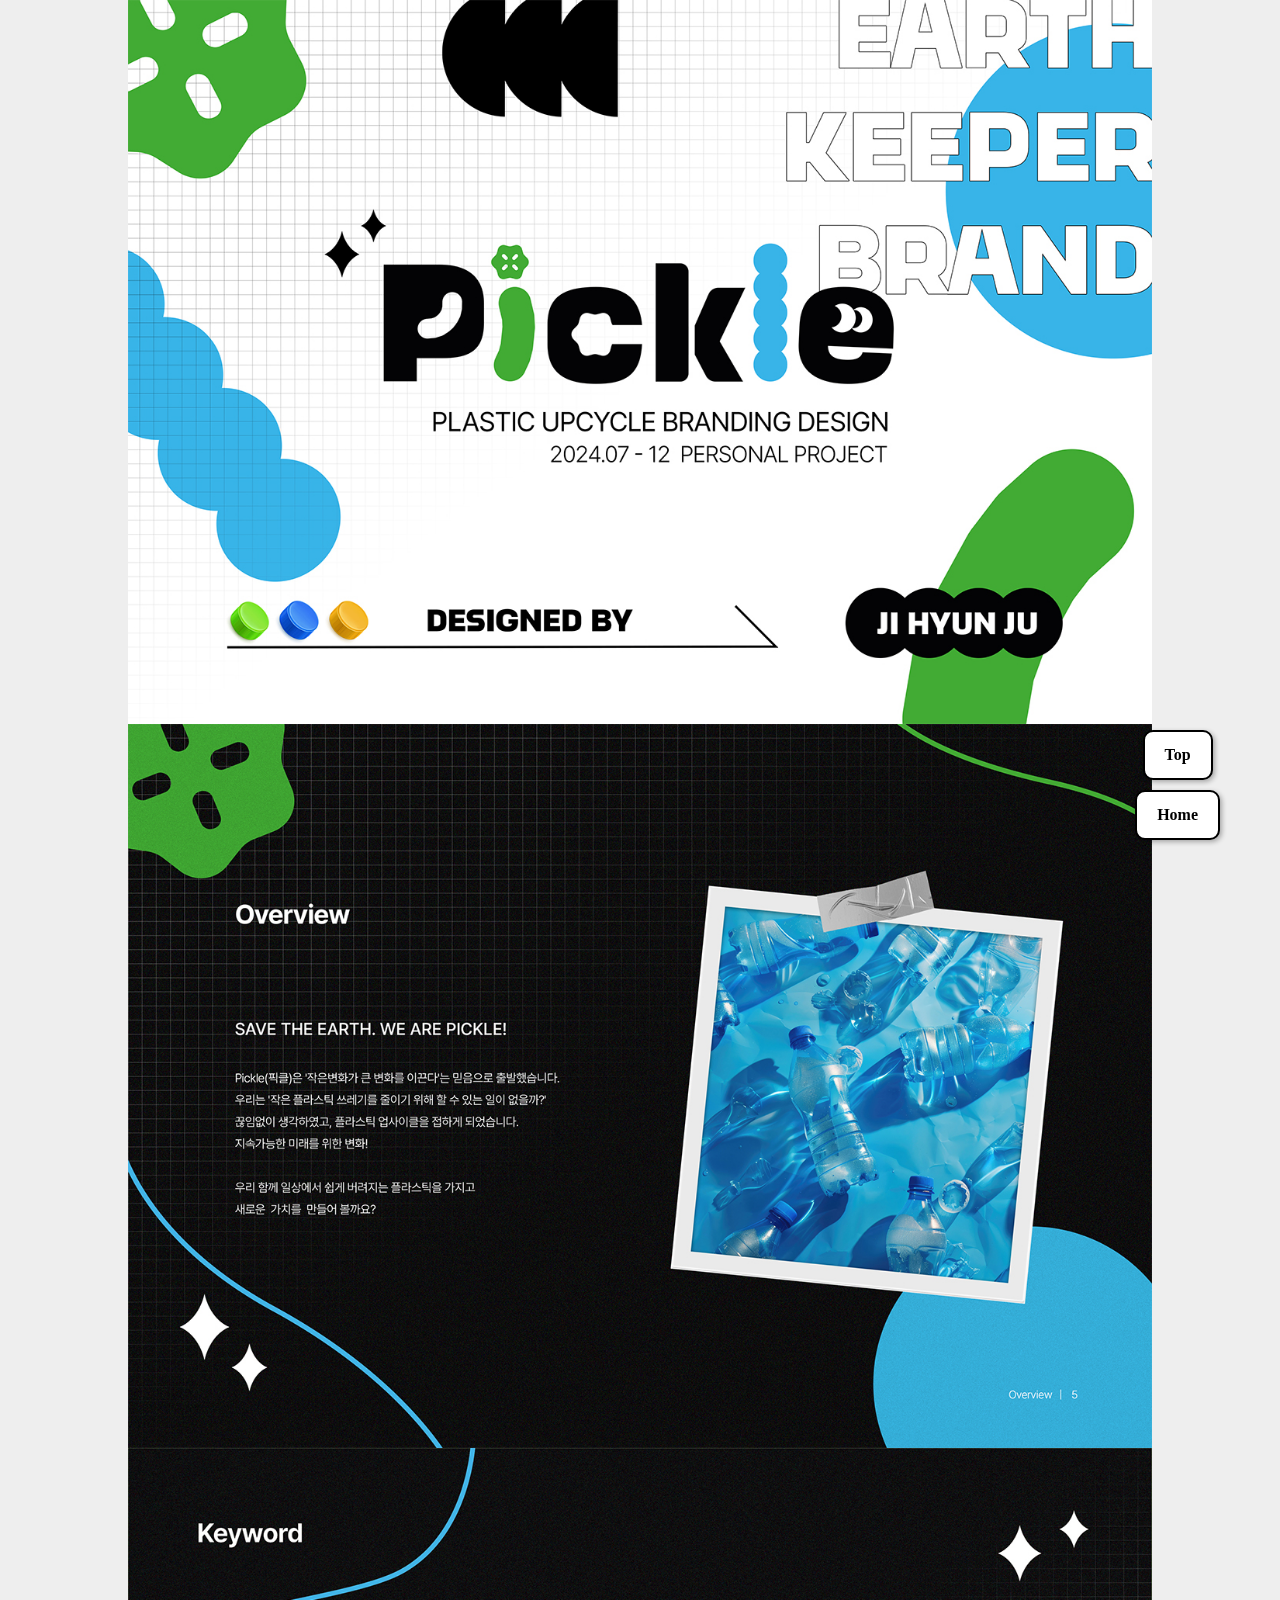
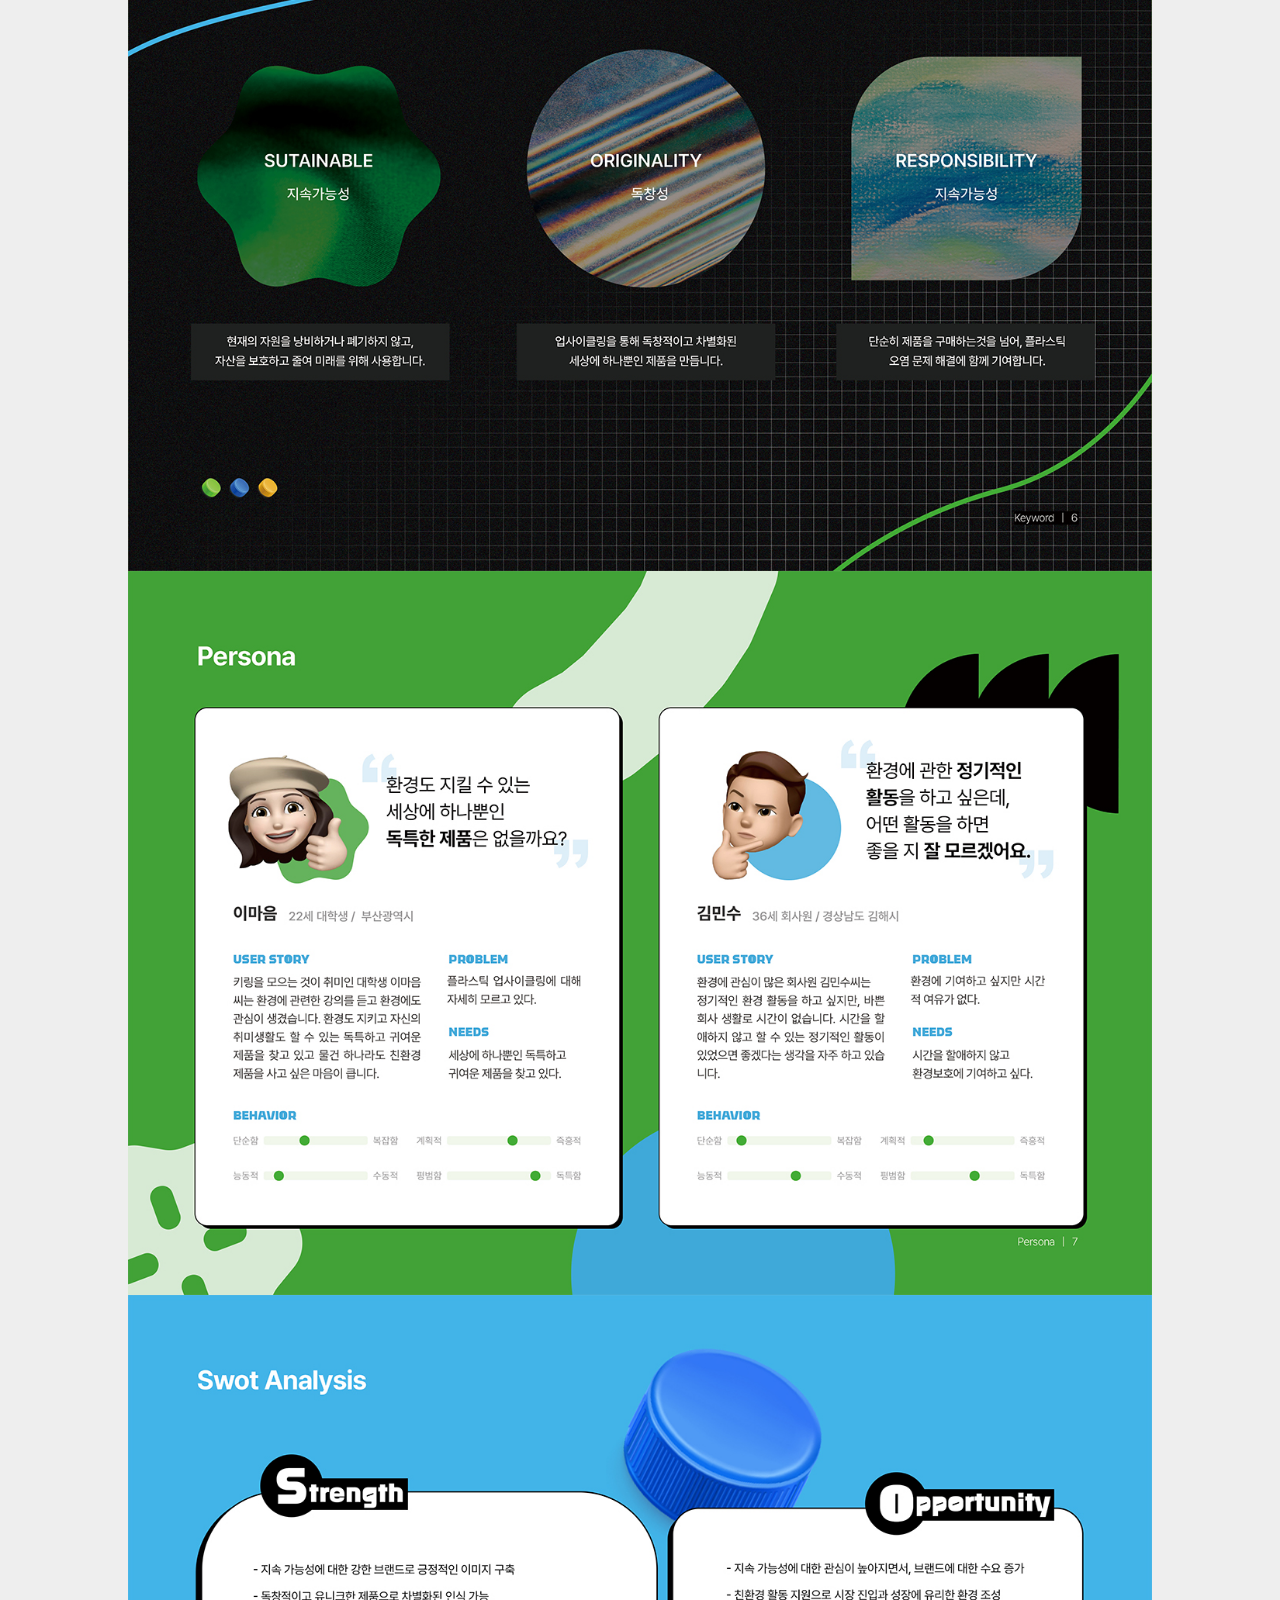
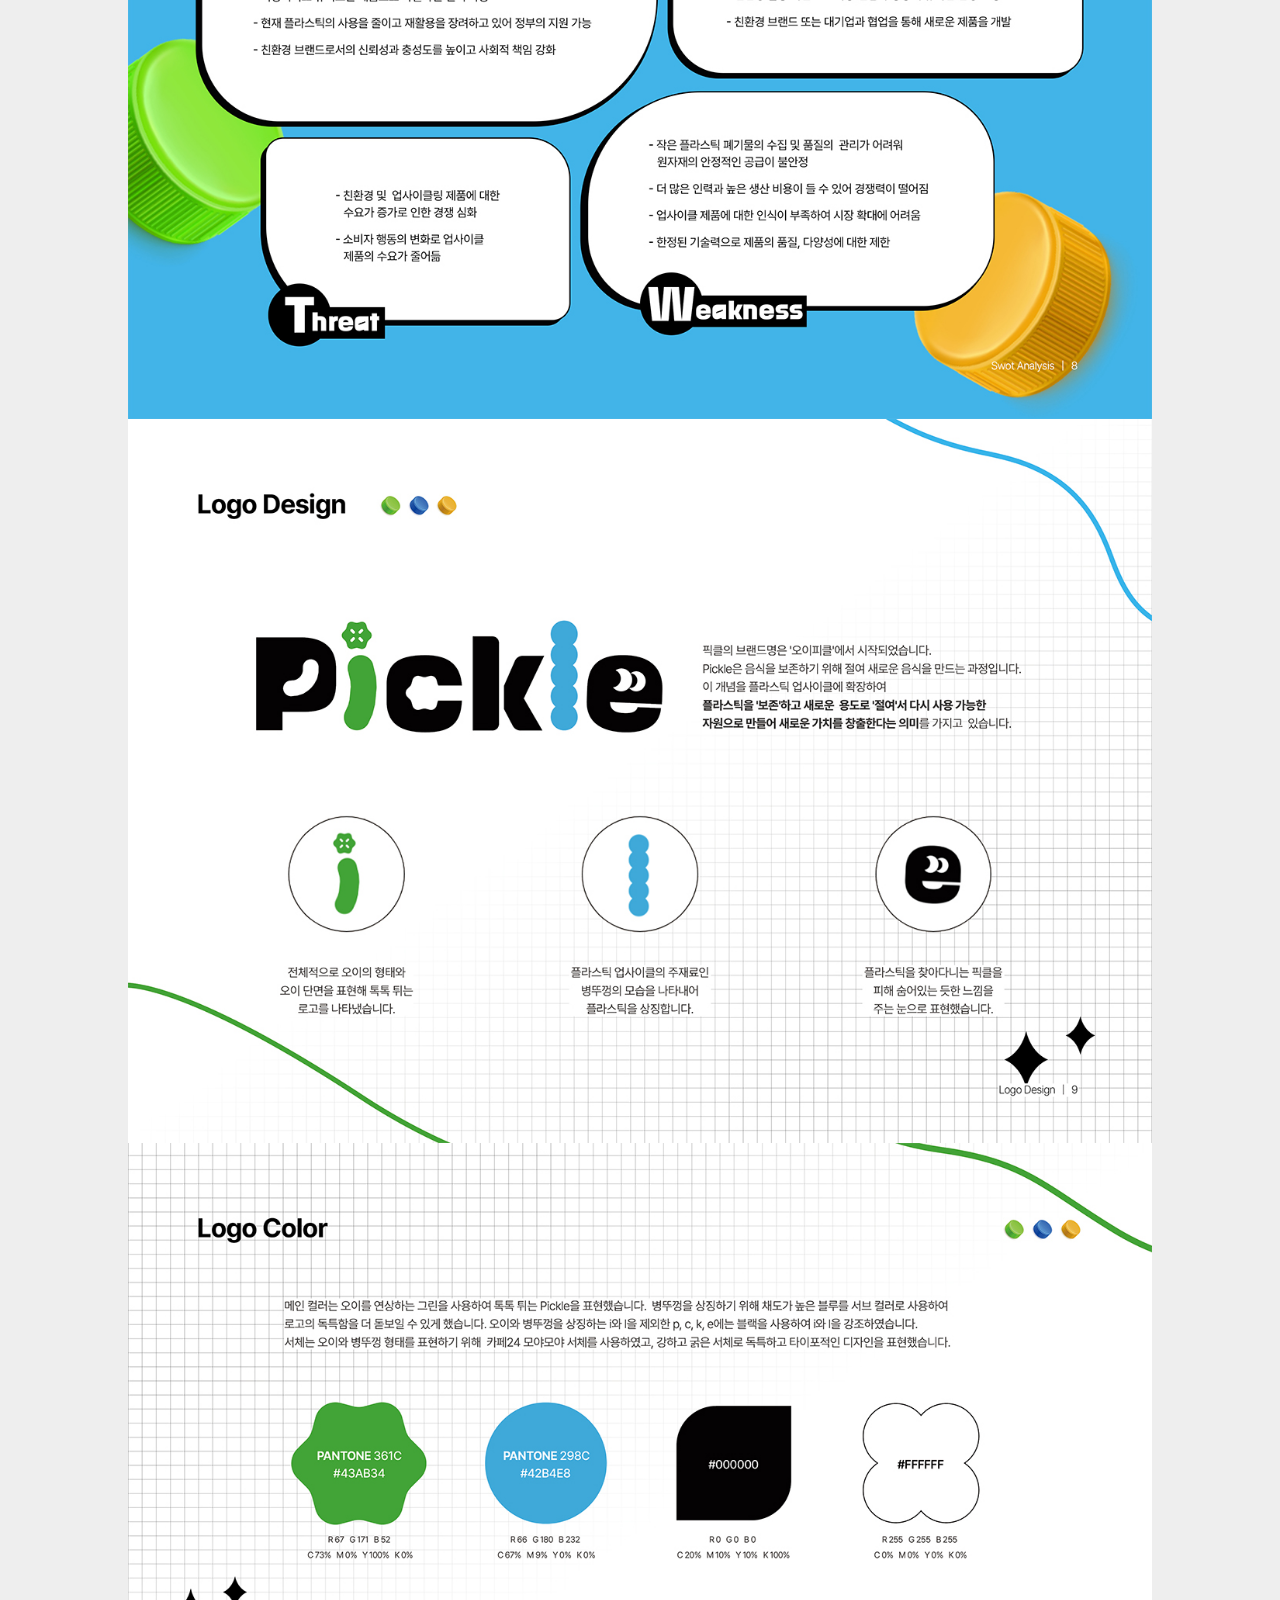
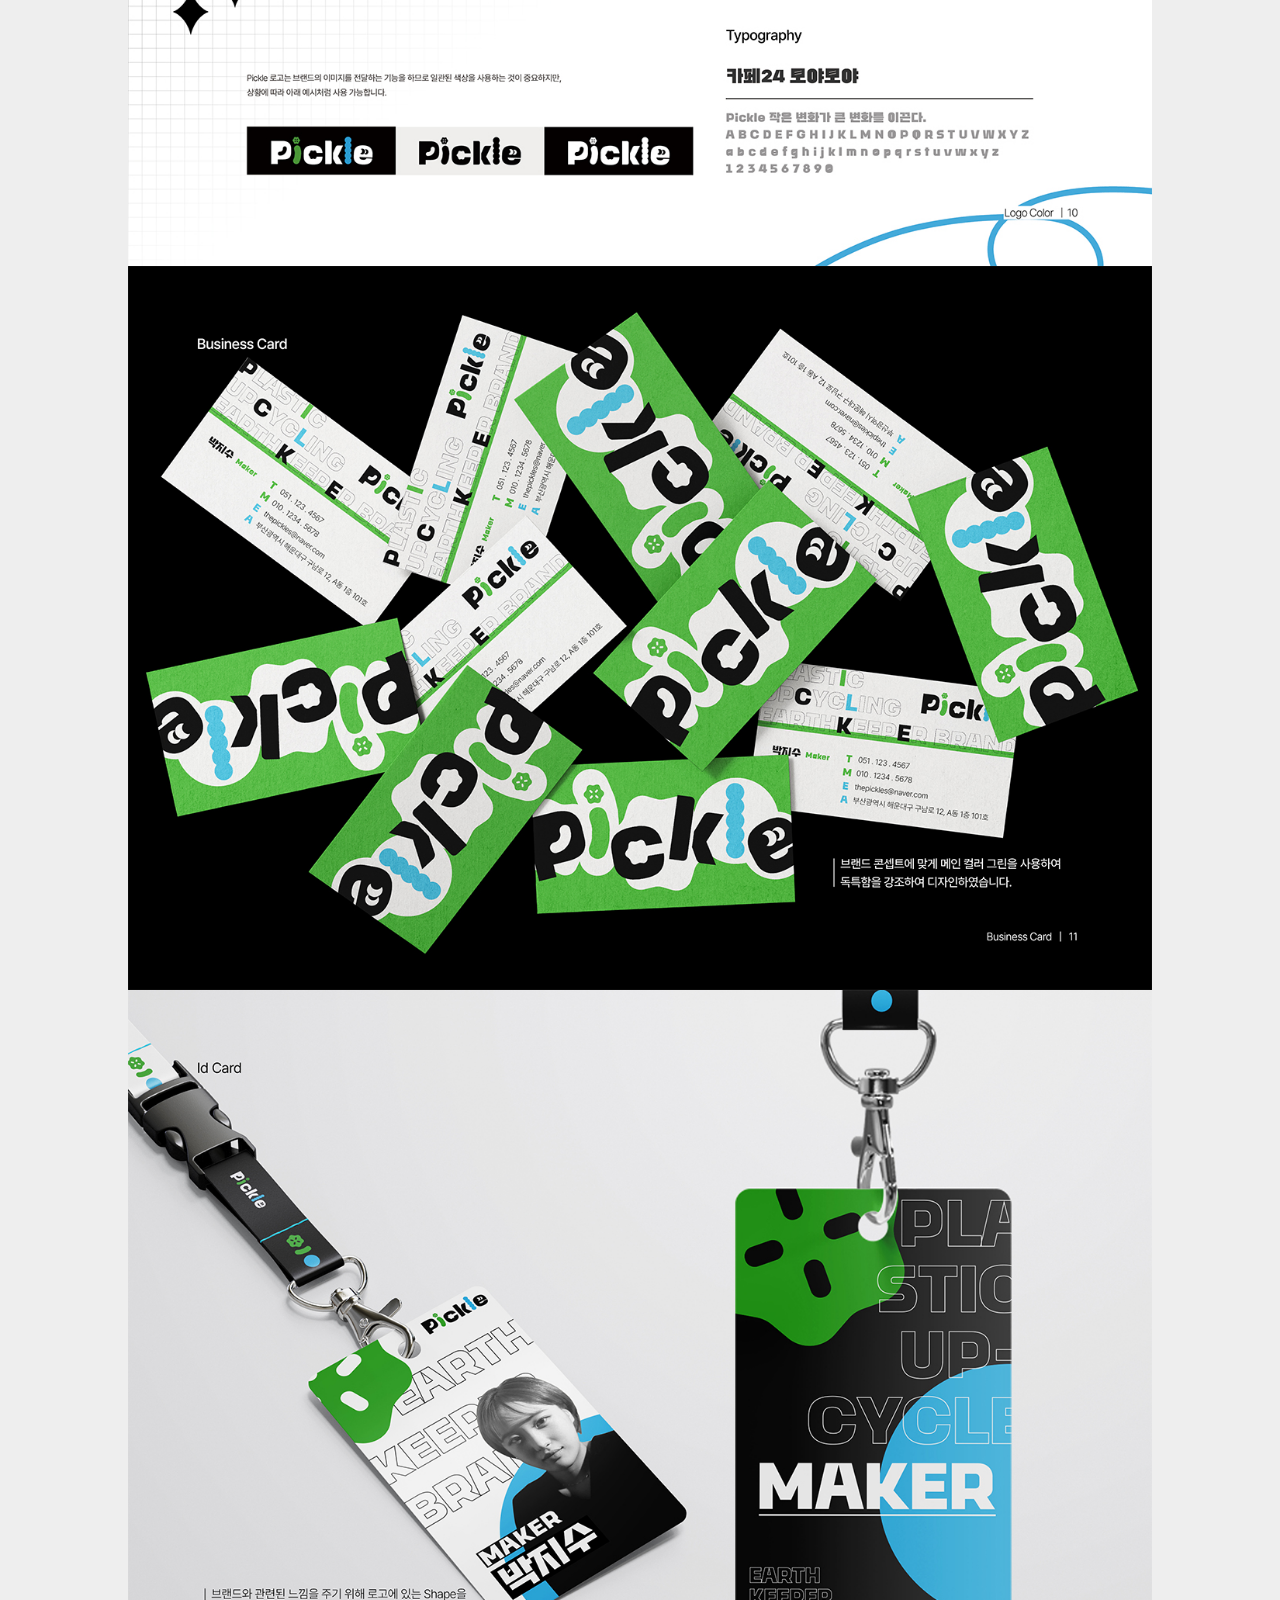
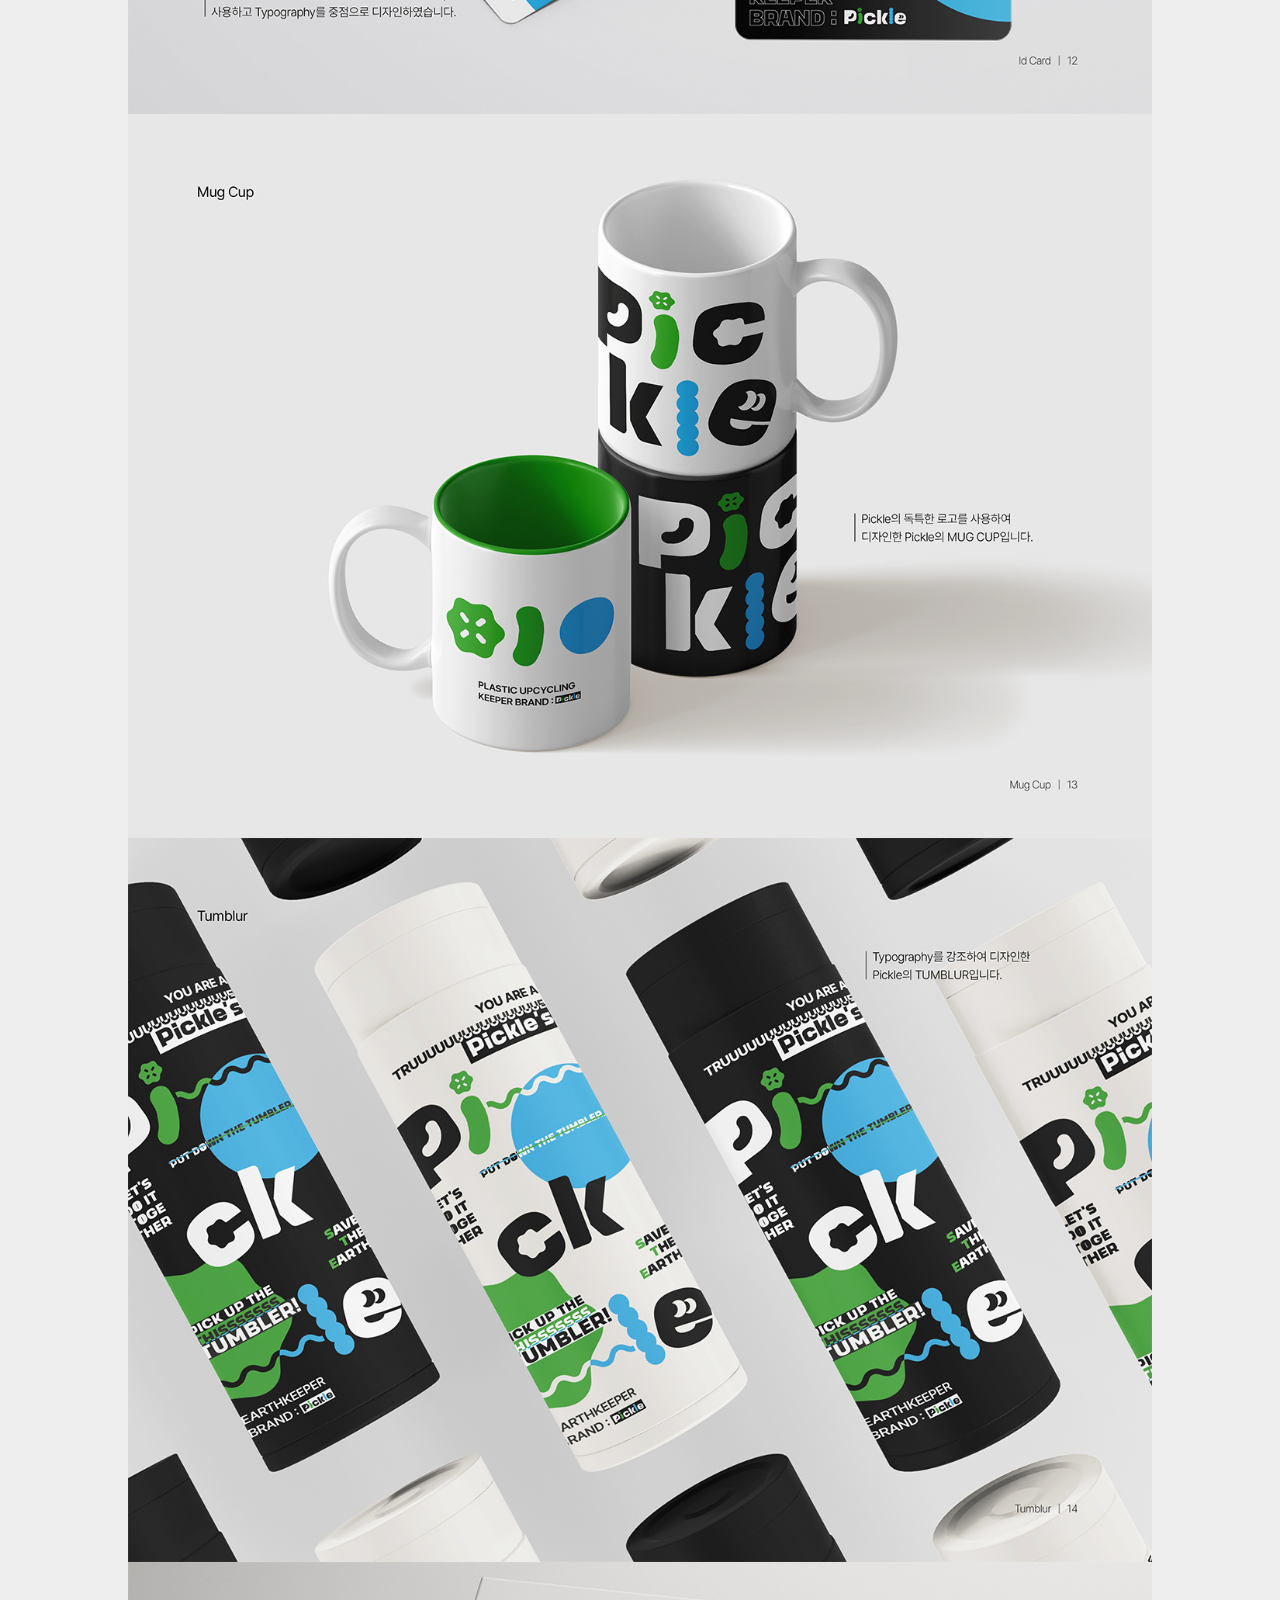
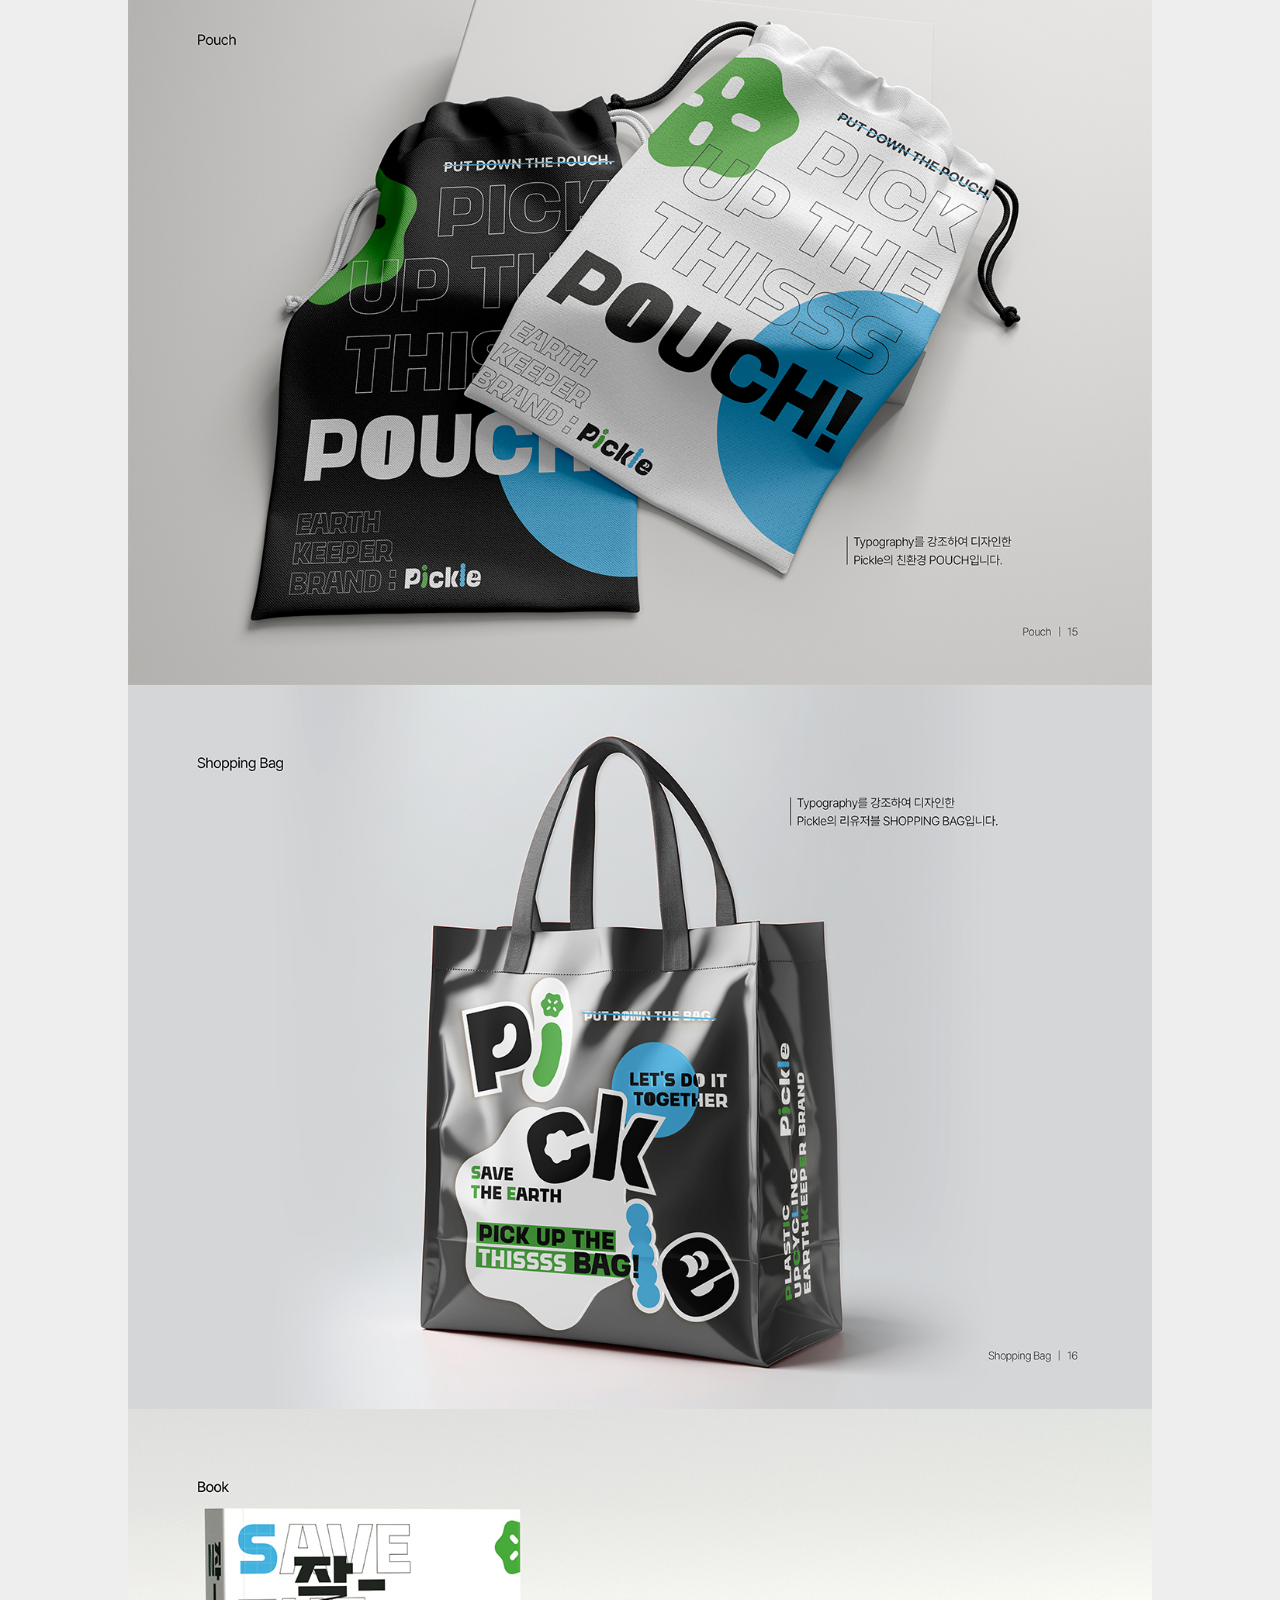
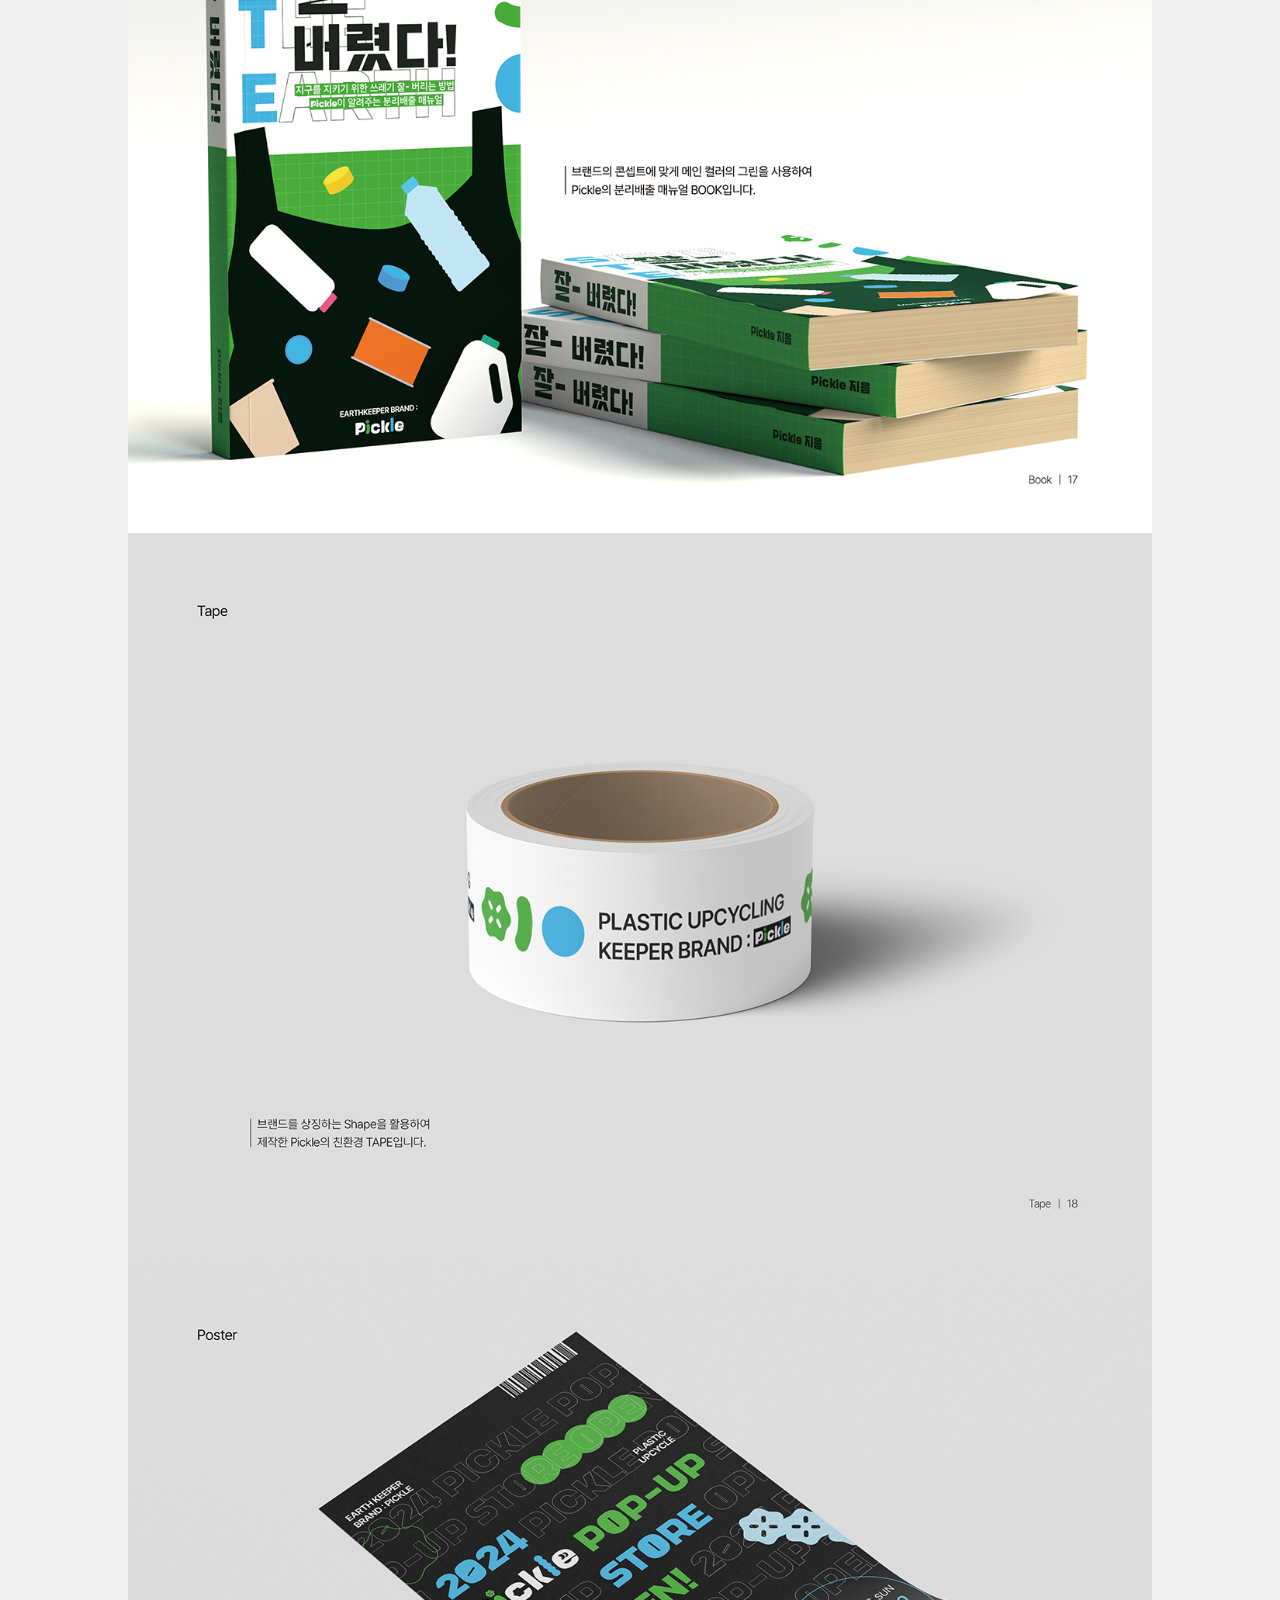
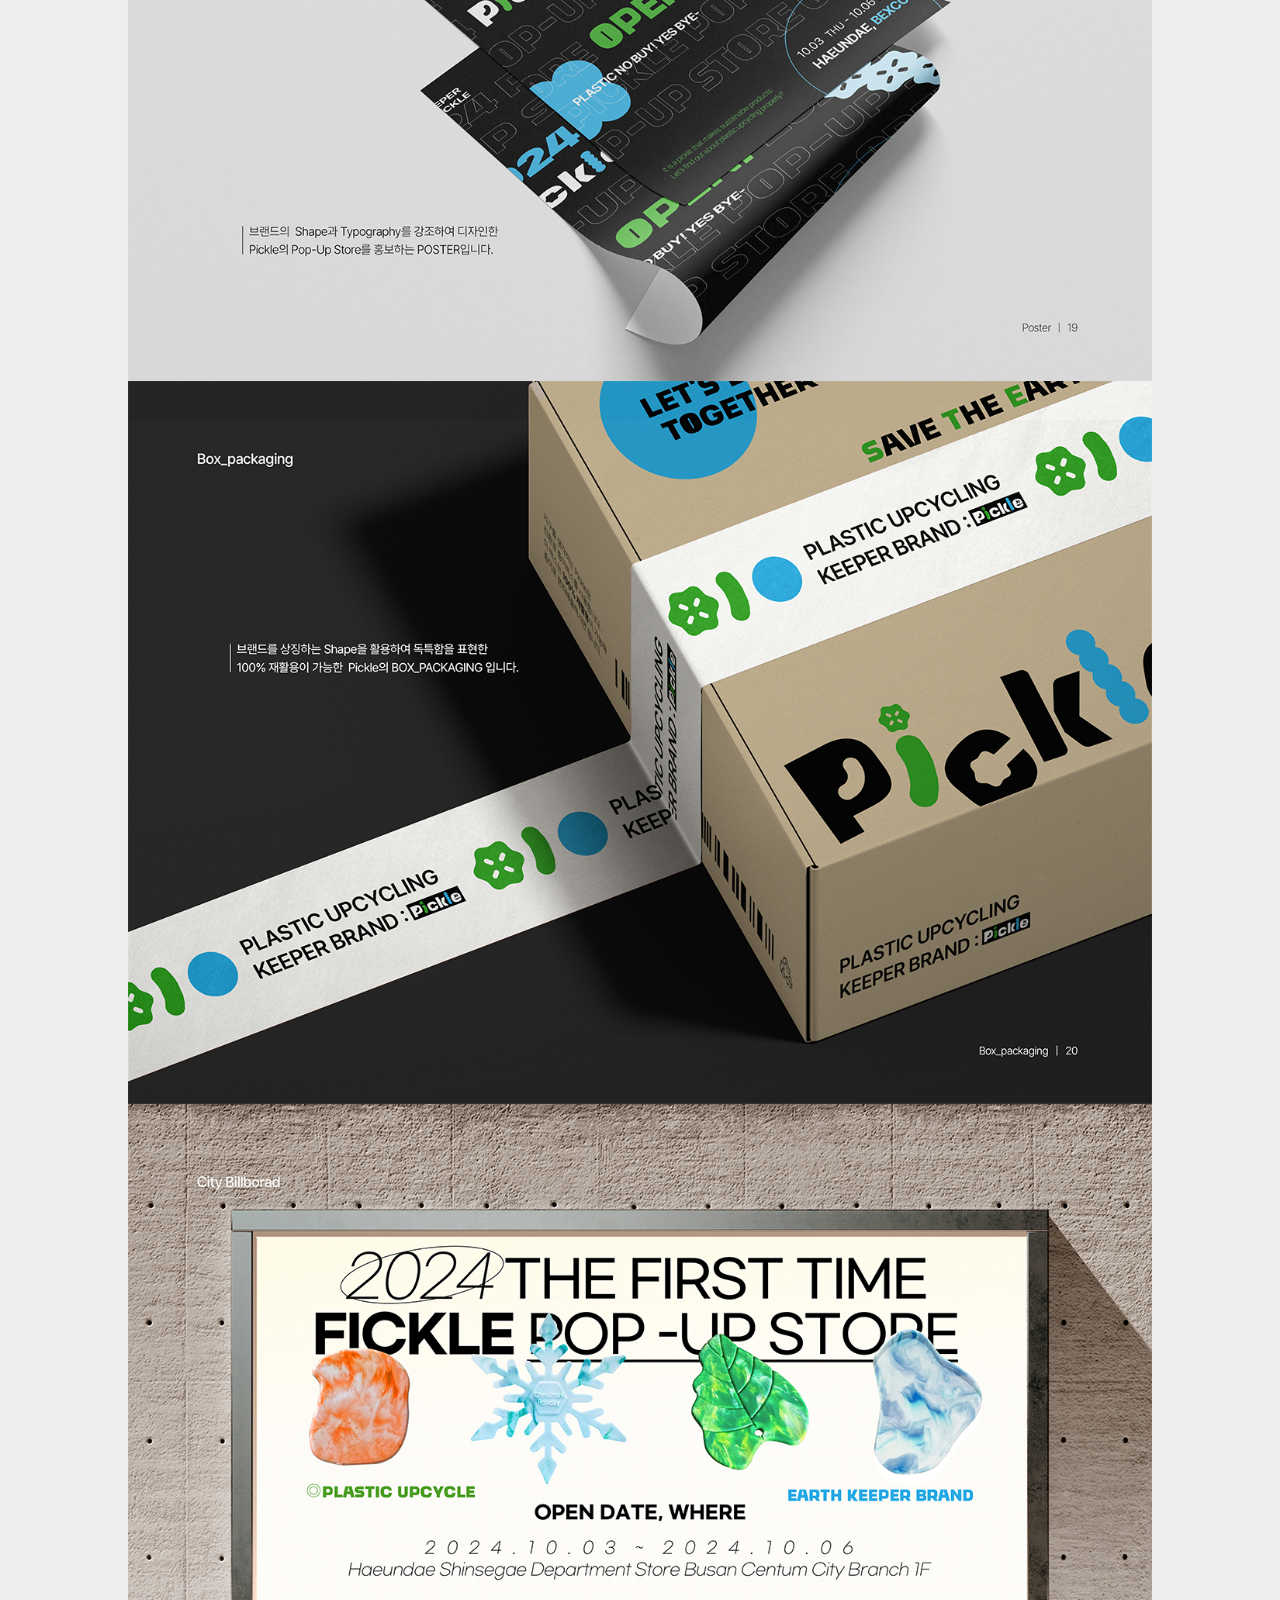
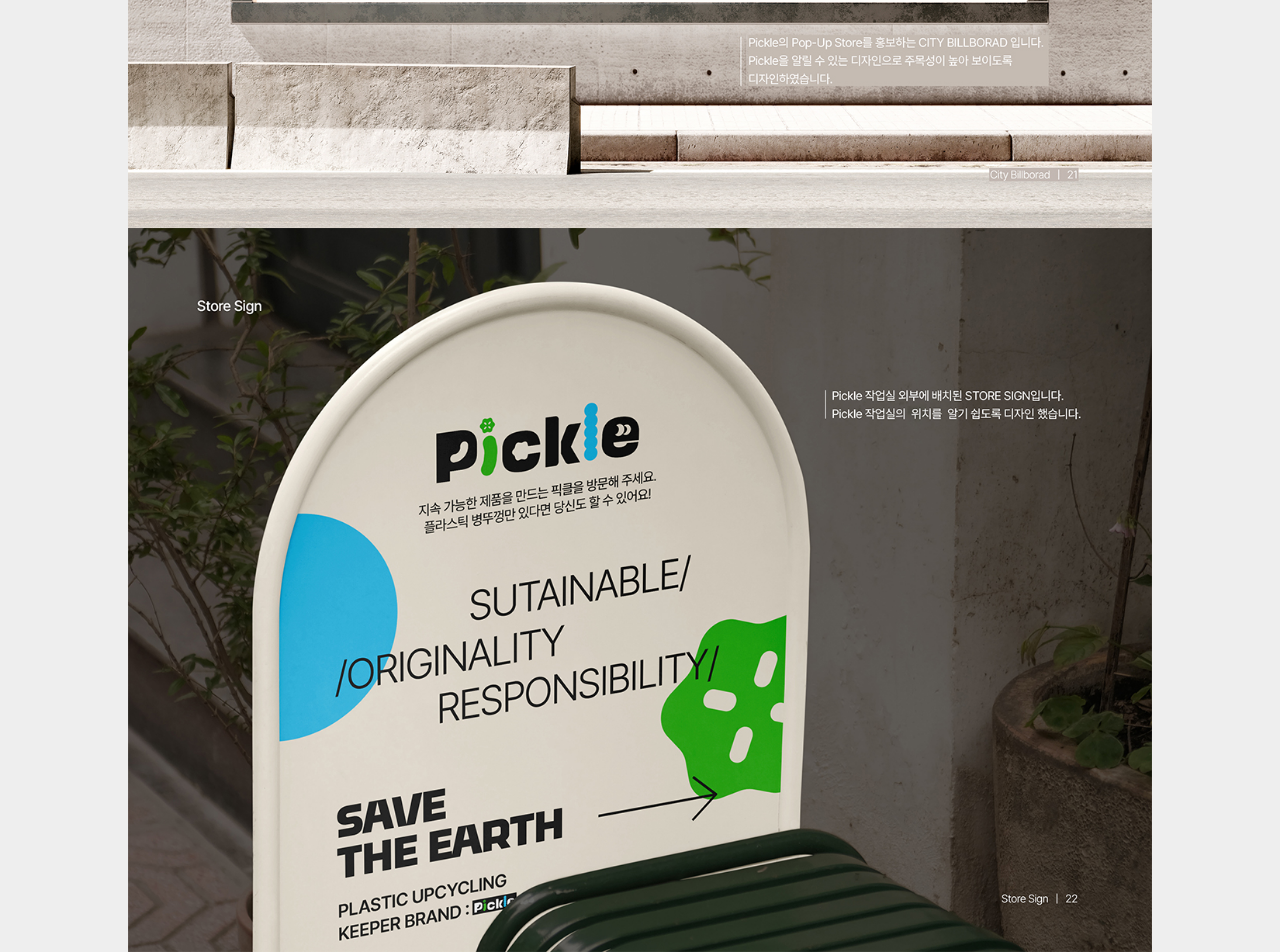
<file: guide/bi.html>
<!DOCTYPE html>
<html lang="ko">
<head>
    <meta charset="UTF-8">
    <meta http-equiv="X-UA-Compatible" content="IE=edge">
    <meta name="viewport" content="width=device-width, initial-scale=1">
    <title>Pickle BI&BX</title>
    <link href="https://webfontworld.github.io/pretendard/Pretendard.css" rel="stylesheet">
    <link rel="stylesheet" href="./guide.css">
</head>
<body>
    <div class="brand1">
        <!-- bi 이미지 넣기(너비 1320px) -->
        <img src="./guide_img/1.jpg" alt="Pickle 표지">
        <img src="./guide_img/2.jpg" alt="OVERVIEW">
        <img src="./guide_img/3.jpg" alt="KEYWORD">
        <img src="./guide_img/4.jpg" alt="PERSONA">
        <img src="./guide_img/5.jpg" alt="SWOT ANALYSIS">
        <img src="./guide_img/6.jpg" alt="LOGO DESIGN">
        <img src="./guide_img/7.jpg" alt="LOGO COLOR">
        <img src="./guide_img/8.jpg" alt="GOODS">
        <img src="./guide_img/9.jpg" alt="GOODS">
        <img src="./guide_img/10.jpg" alt="GOODS">
        <img src="./guide_img/11.jpg" alt="GOODS">
        <img src="./guide_img/12.jpg" alt="GOODS">
        <img src="./guide_img/13.jpg" alt="GOODS">
        <img src="./guide_img/14.jpg" alt="GOODS">
        <img src="./guide_img/15.jpg" alt="GOODS">
        <img src="./guide_img/16.jpg" alt="GOODS">
        <img src="./guide_img/17.jpg" alt="GOODS">
        <img src="./guide_img/18.jpg" alt="GOODS">
        <img src="./guide_img/19.jpg" alt="GOODS">
        <!-- 버튼 -->
        <ul class="btn_1">
			<li><a href="#">Top</a></li>
			<li><a href="../index.html#projects">Home</a></li>
		</ul>
    </div>
</body>
</html>
</file>
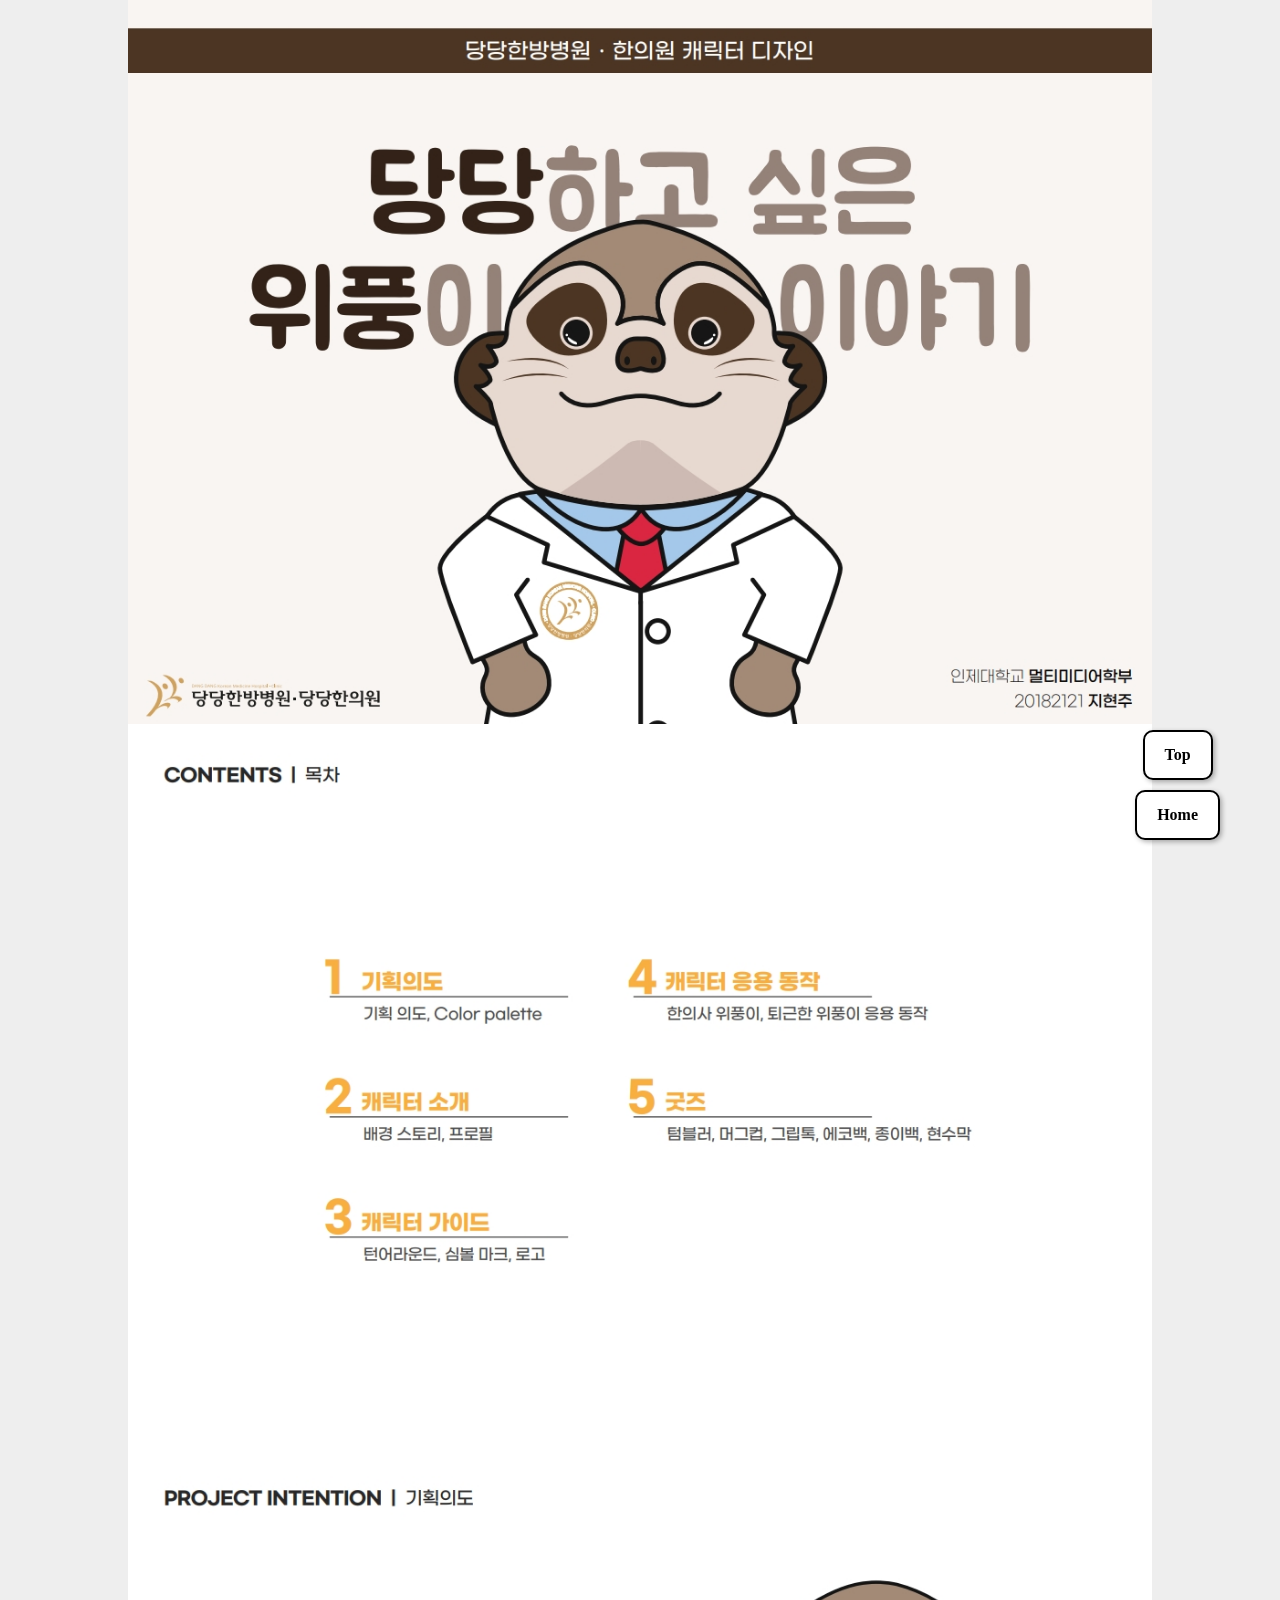
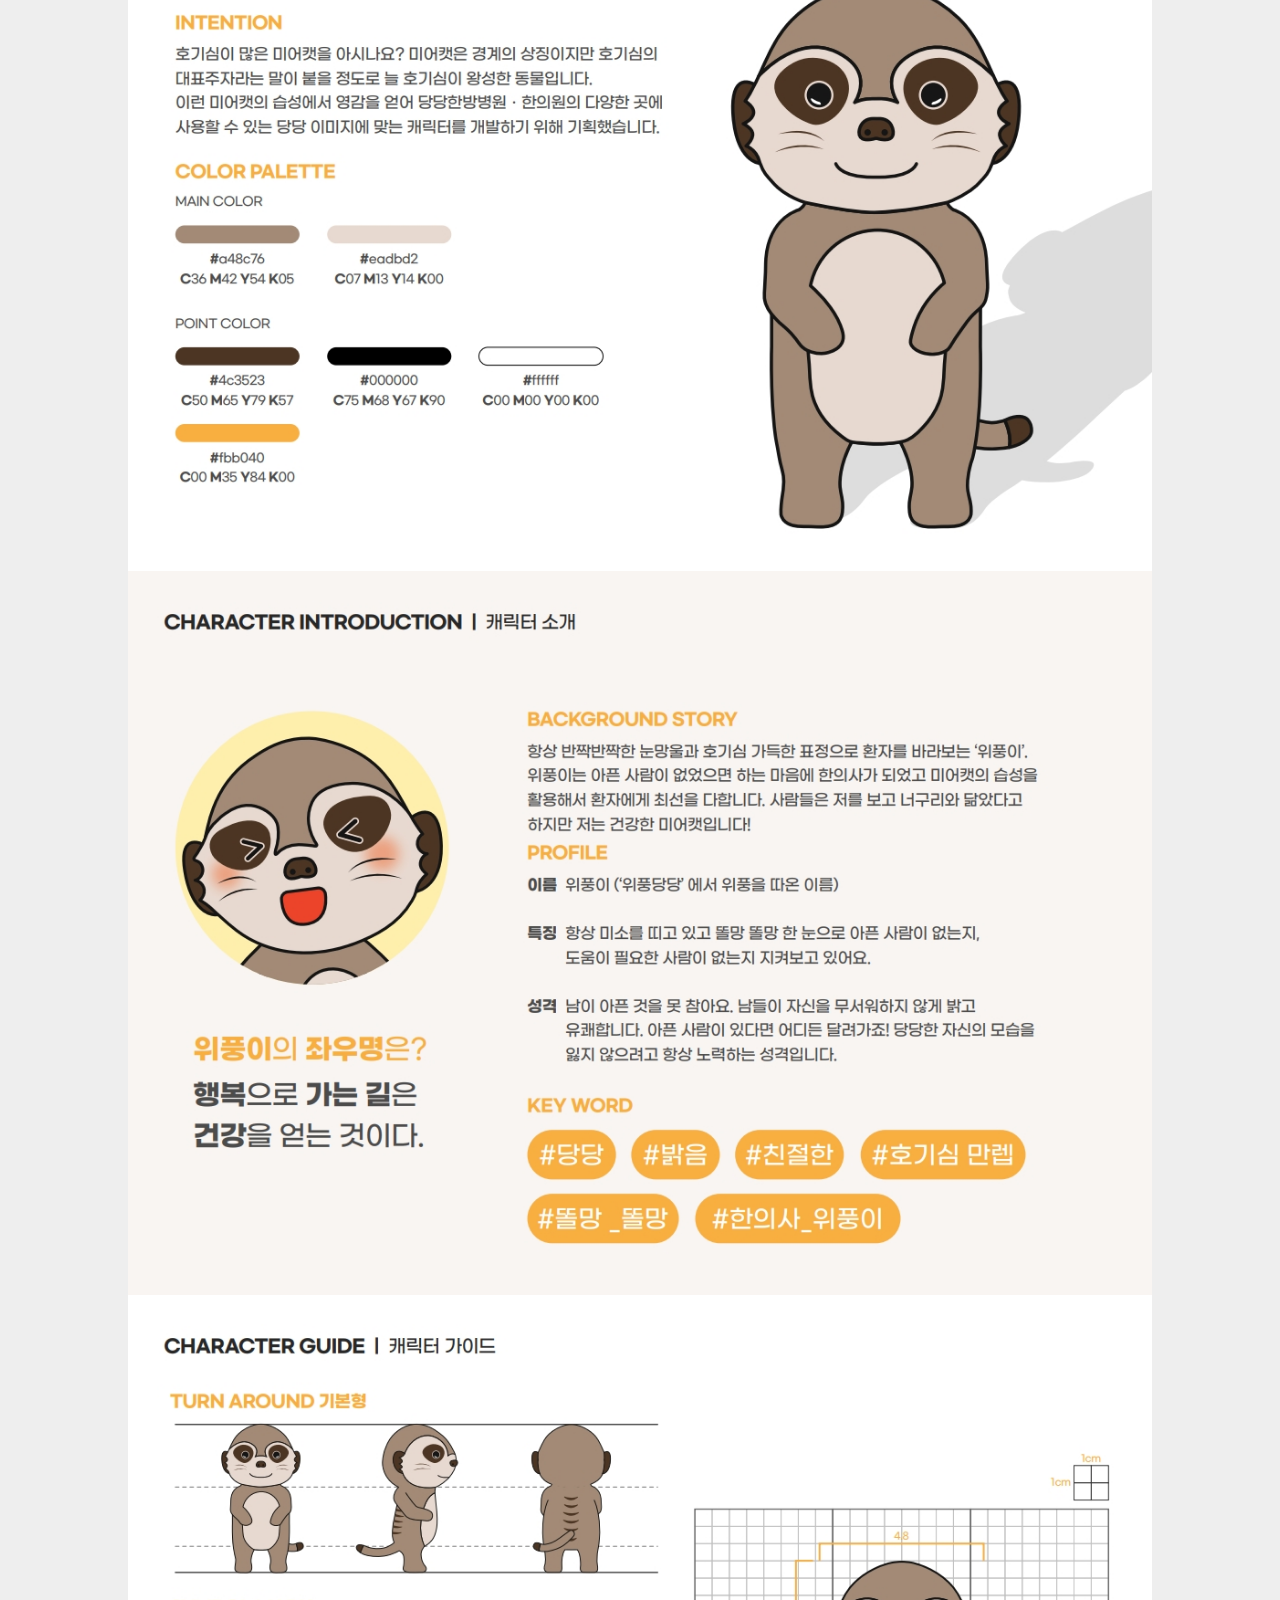
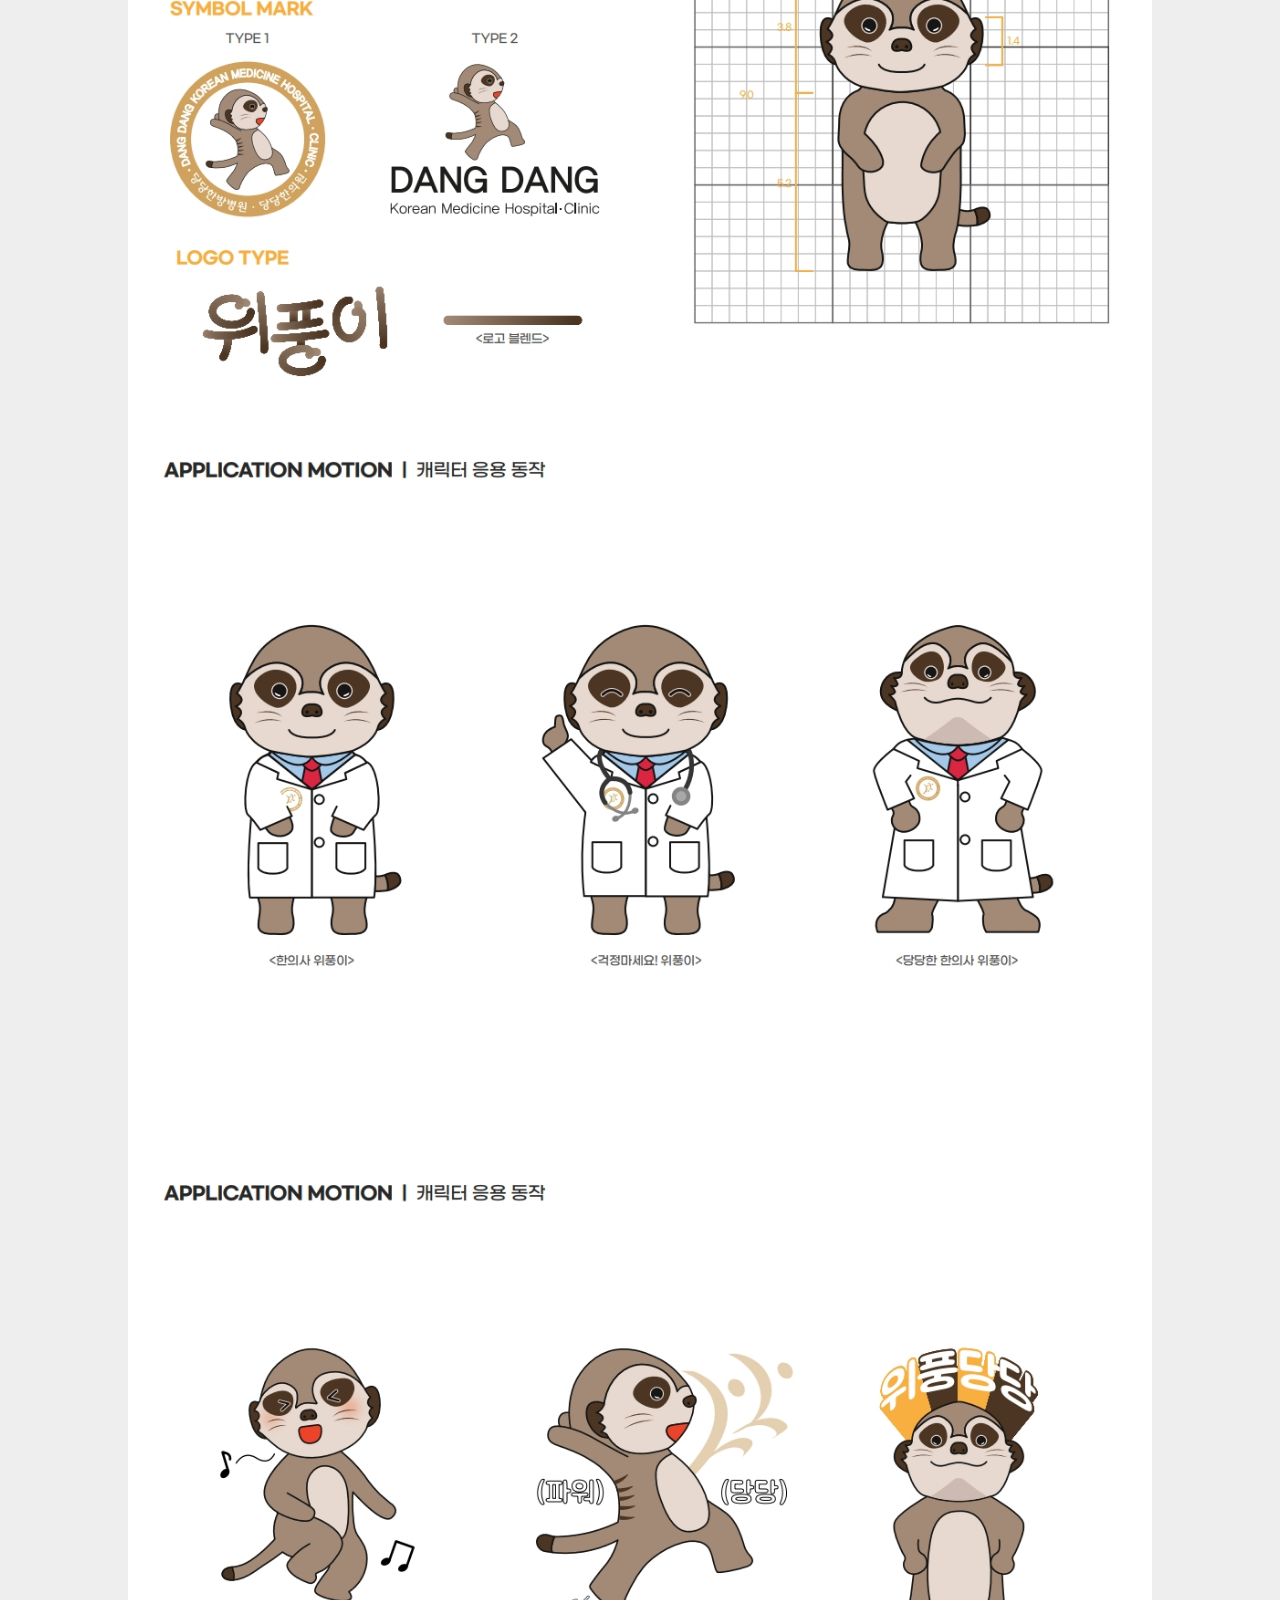
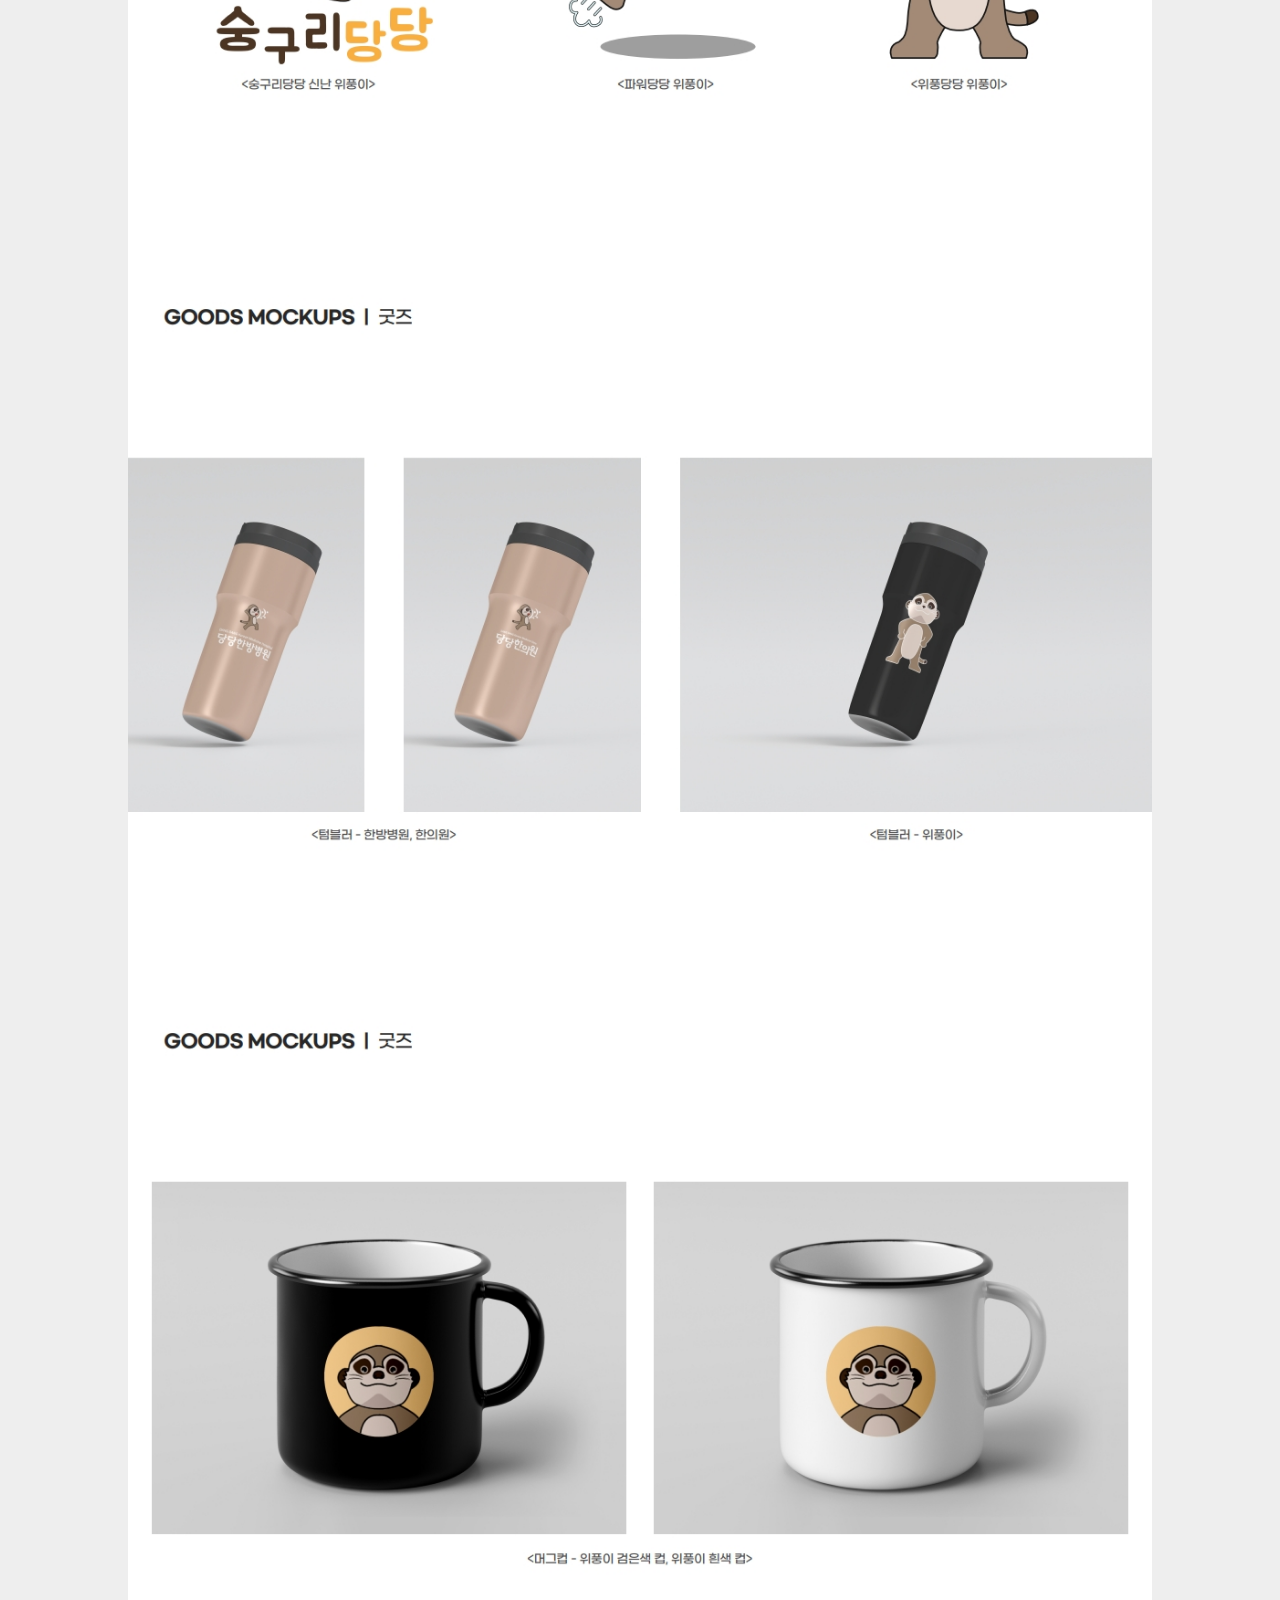
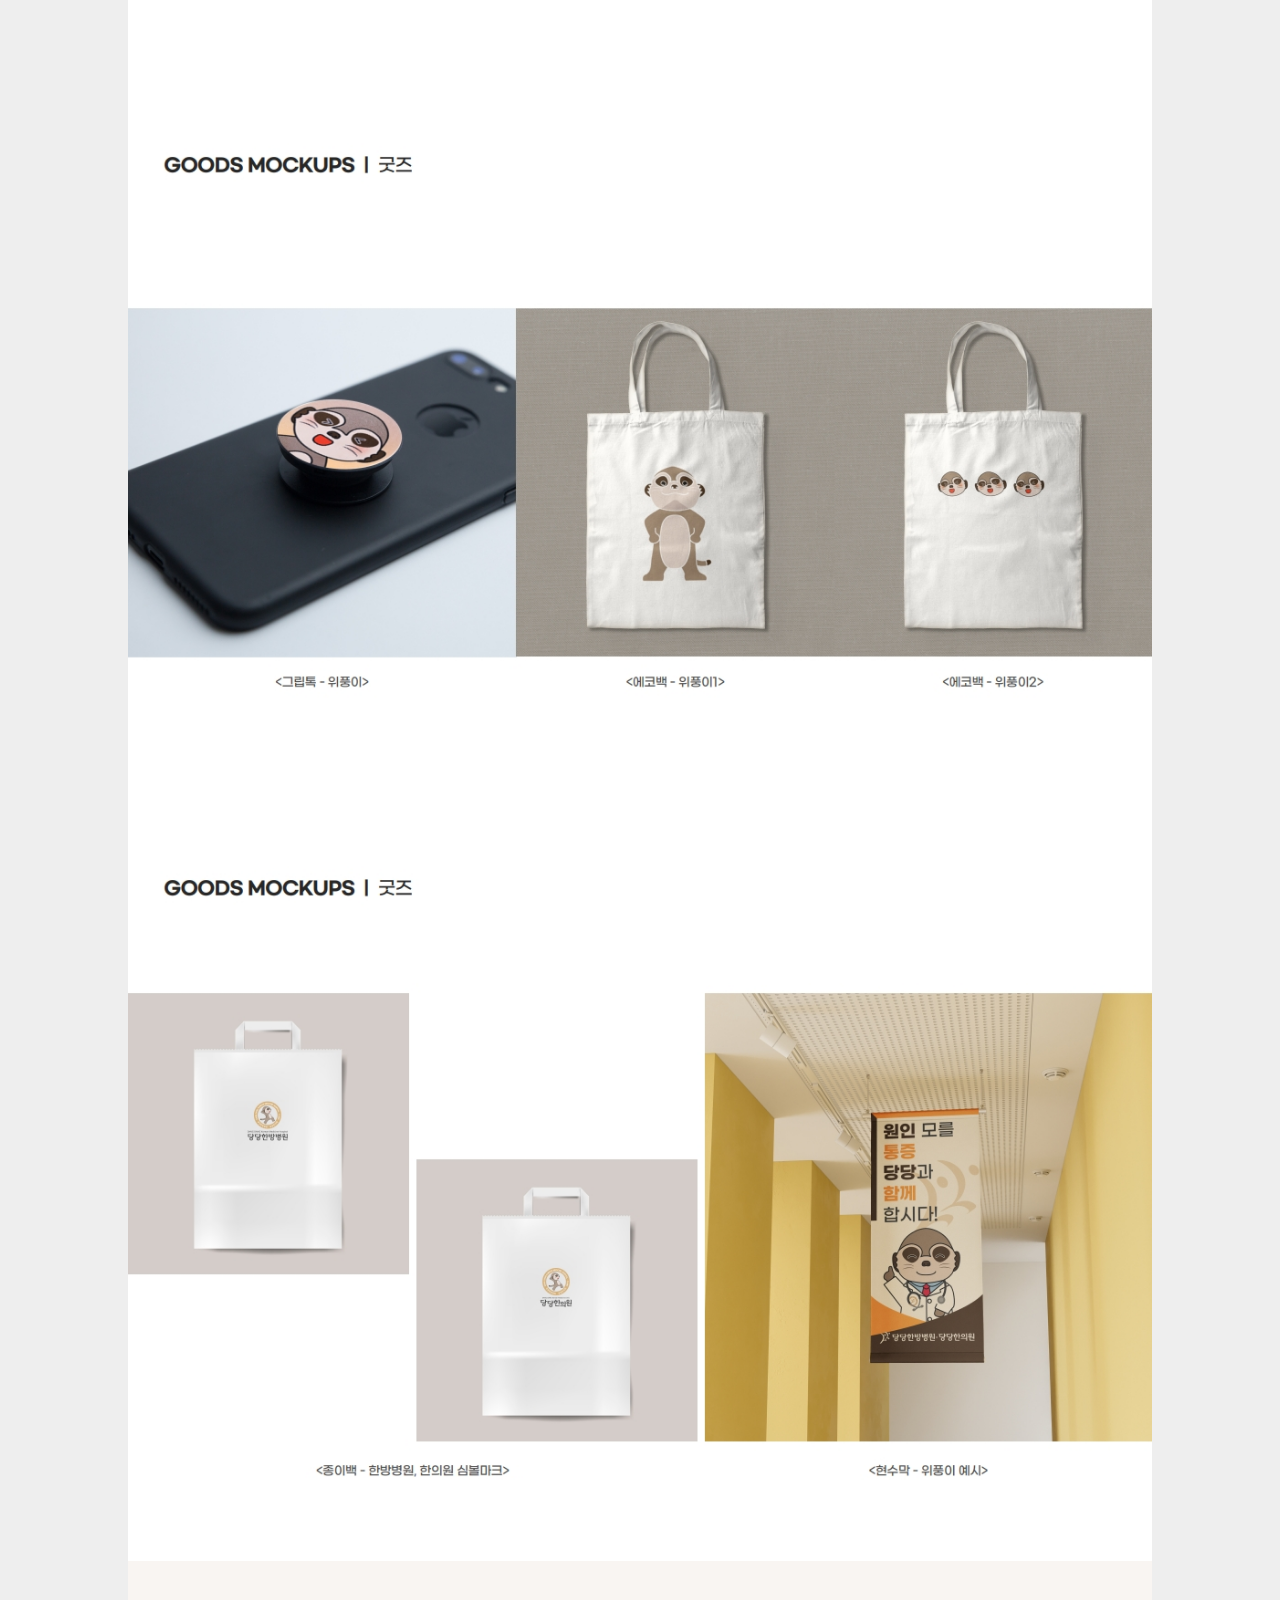
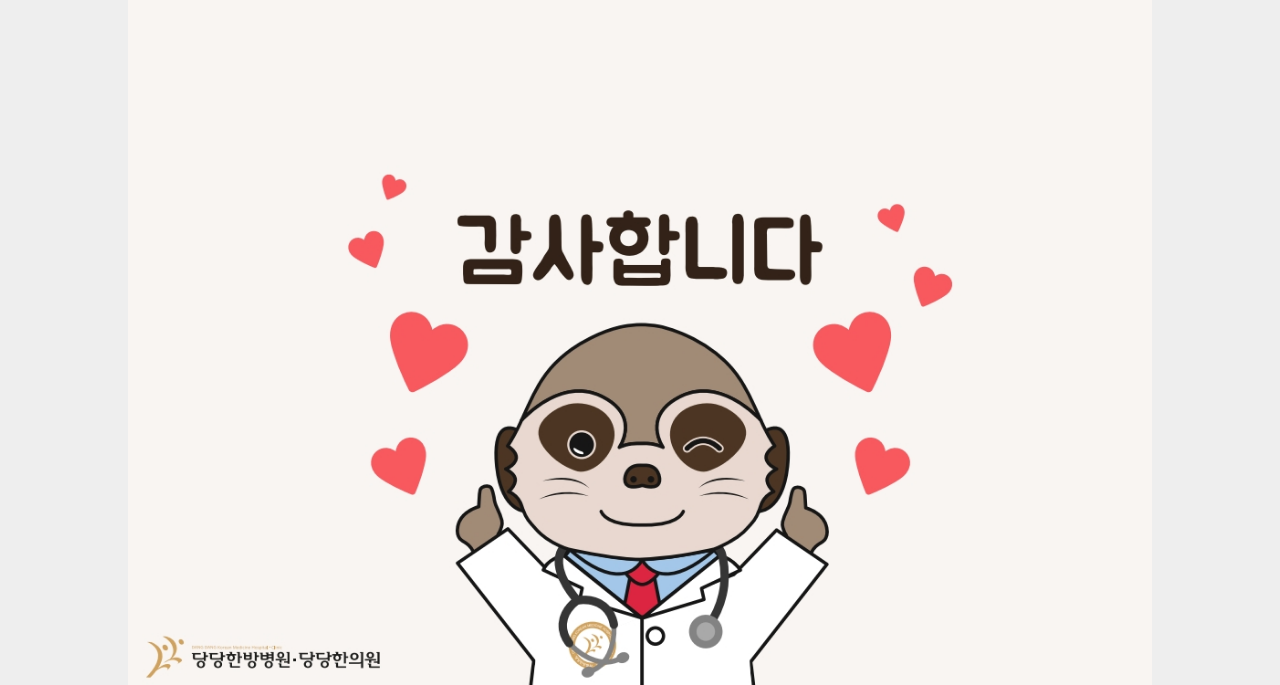
<file: guide/guide2.html>
<!DOCTYPE html>
<html lang="ko">
<head>
    <meta charset="UTF-8">
    <meta http-equiv="X-UA-Compatible" content="IE=edge">
    <meta name="viewport" content="width=device-width, initial-scale=1">
    <title>Pickle BI&BX</title>
    <link href="https://webfontworld.github.io/pretendard/Pretendard.css" rel="stylesheet">
    <link rel="stylesheet" href="./guide.css">
</head>
<body>
    <div class="brand1">
        <!-- bi 이미지 넣기(너비 1320px) -->
        <img src="./guide_img/46.jpg" alt="Pickle 표지">
        <img src="./guide_img/47.jpg" alt="OVERVIEW">
        <img src="./guide_img/48.jpg" alt="KEYWORD">
        <img src="./guide_img/49.jpg" alt="PERSONA">
        <img src="./guide_img/50.jpg" alt="SWOT ANALYSIS">
        <img src="./guide_img/51.jpg" alt="LOGO DESIGN">
        <img src="./guide_img/52.jpg" alt="LOGO COLOR">
        <img src="./guide_img/53.jpg" alt="GOODS">
        <img src="./guide_img/54.jpg" alt="GOODS">
        <img src="./guide_img/55.jpg" alt="GOODS">
        <img src="./guide_img/56.jpg" alt="GOODS">
        <img src="./guide_img/57.jpg" alt="GOODS">
        <!-- 버튼 -->
        <ul class="btn_1">
			<li><a href="#">Top</a></li>
			<li><a href="../index.html#projects">Home</a></li>
		</ul>
    </div>
</body>
</html>
</file>
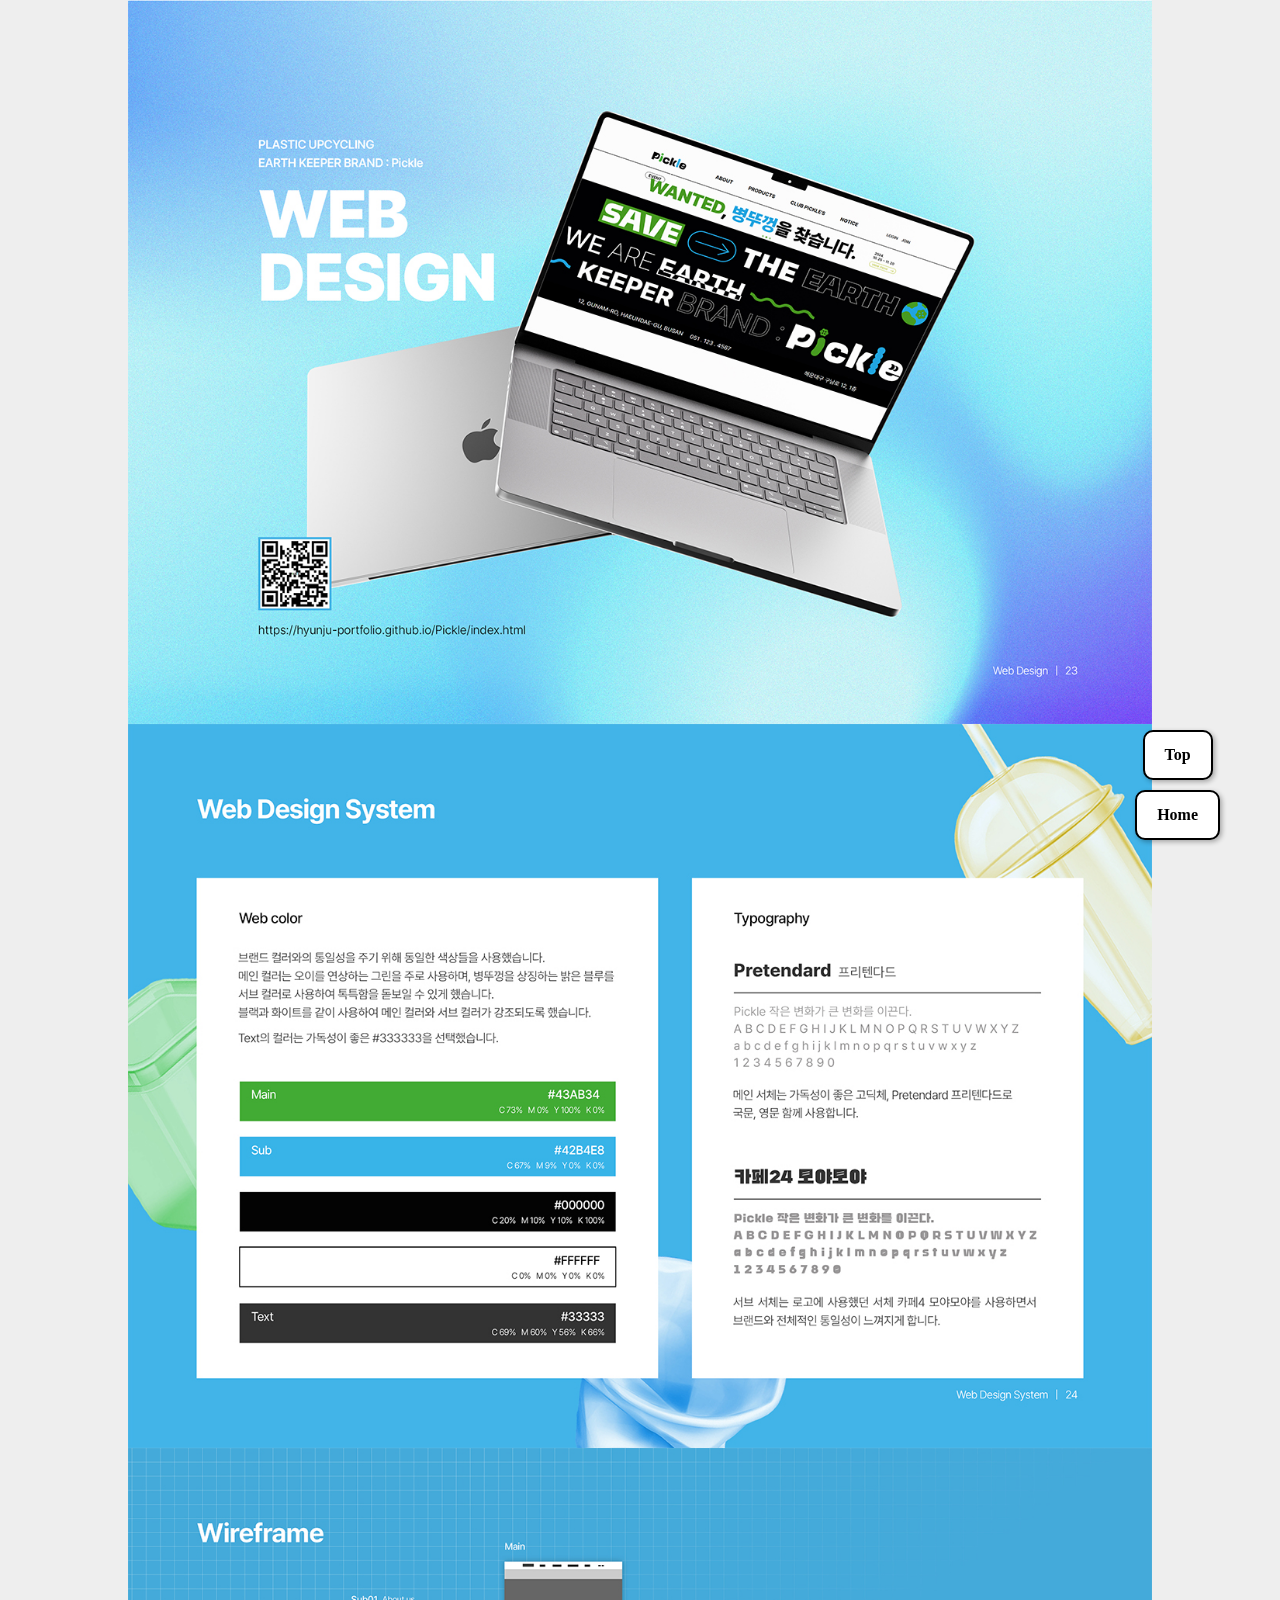
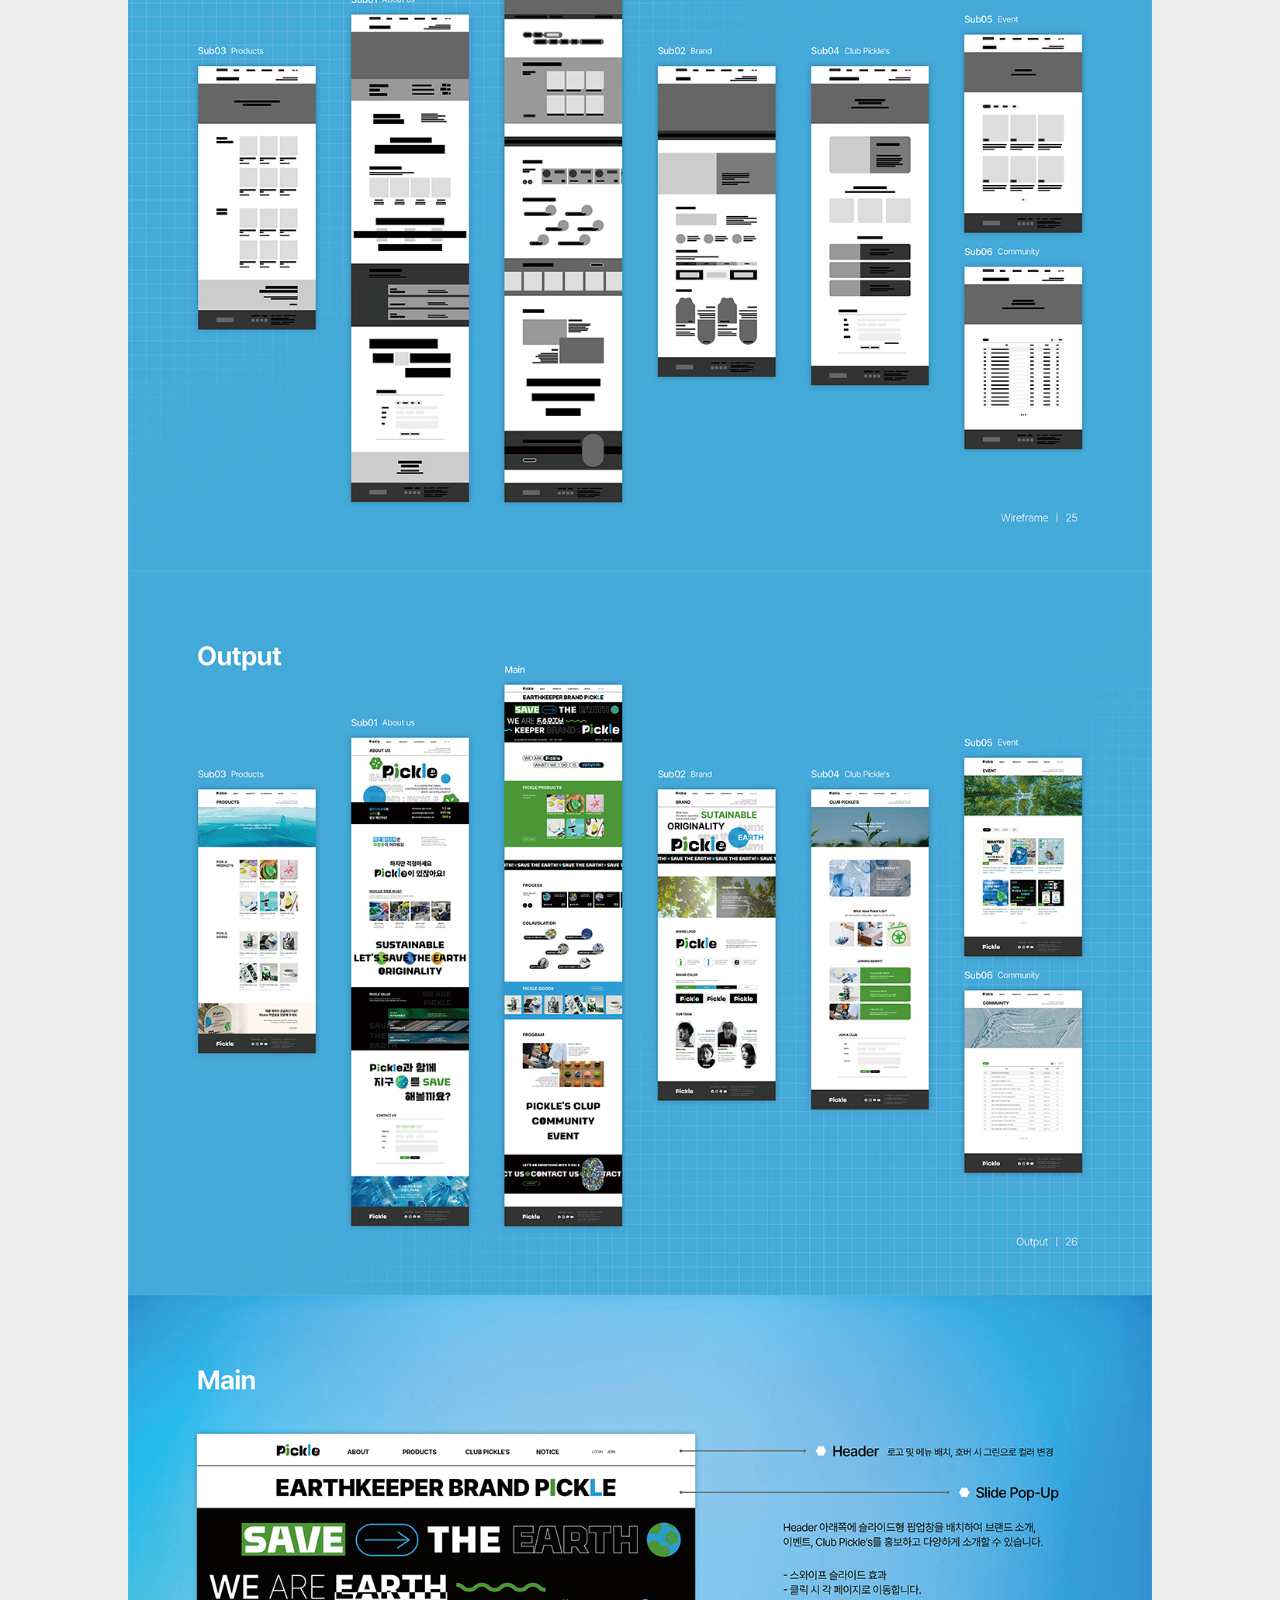
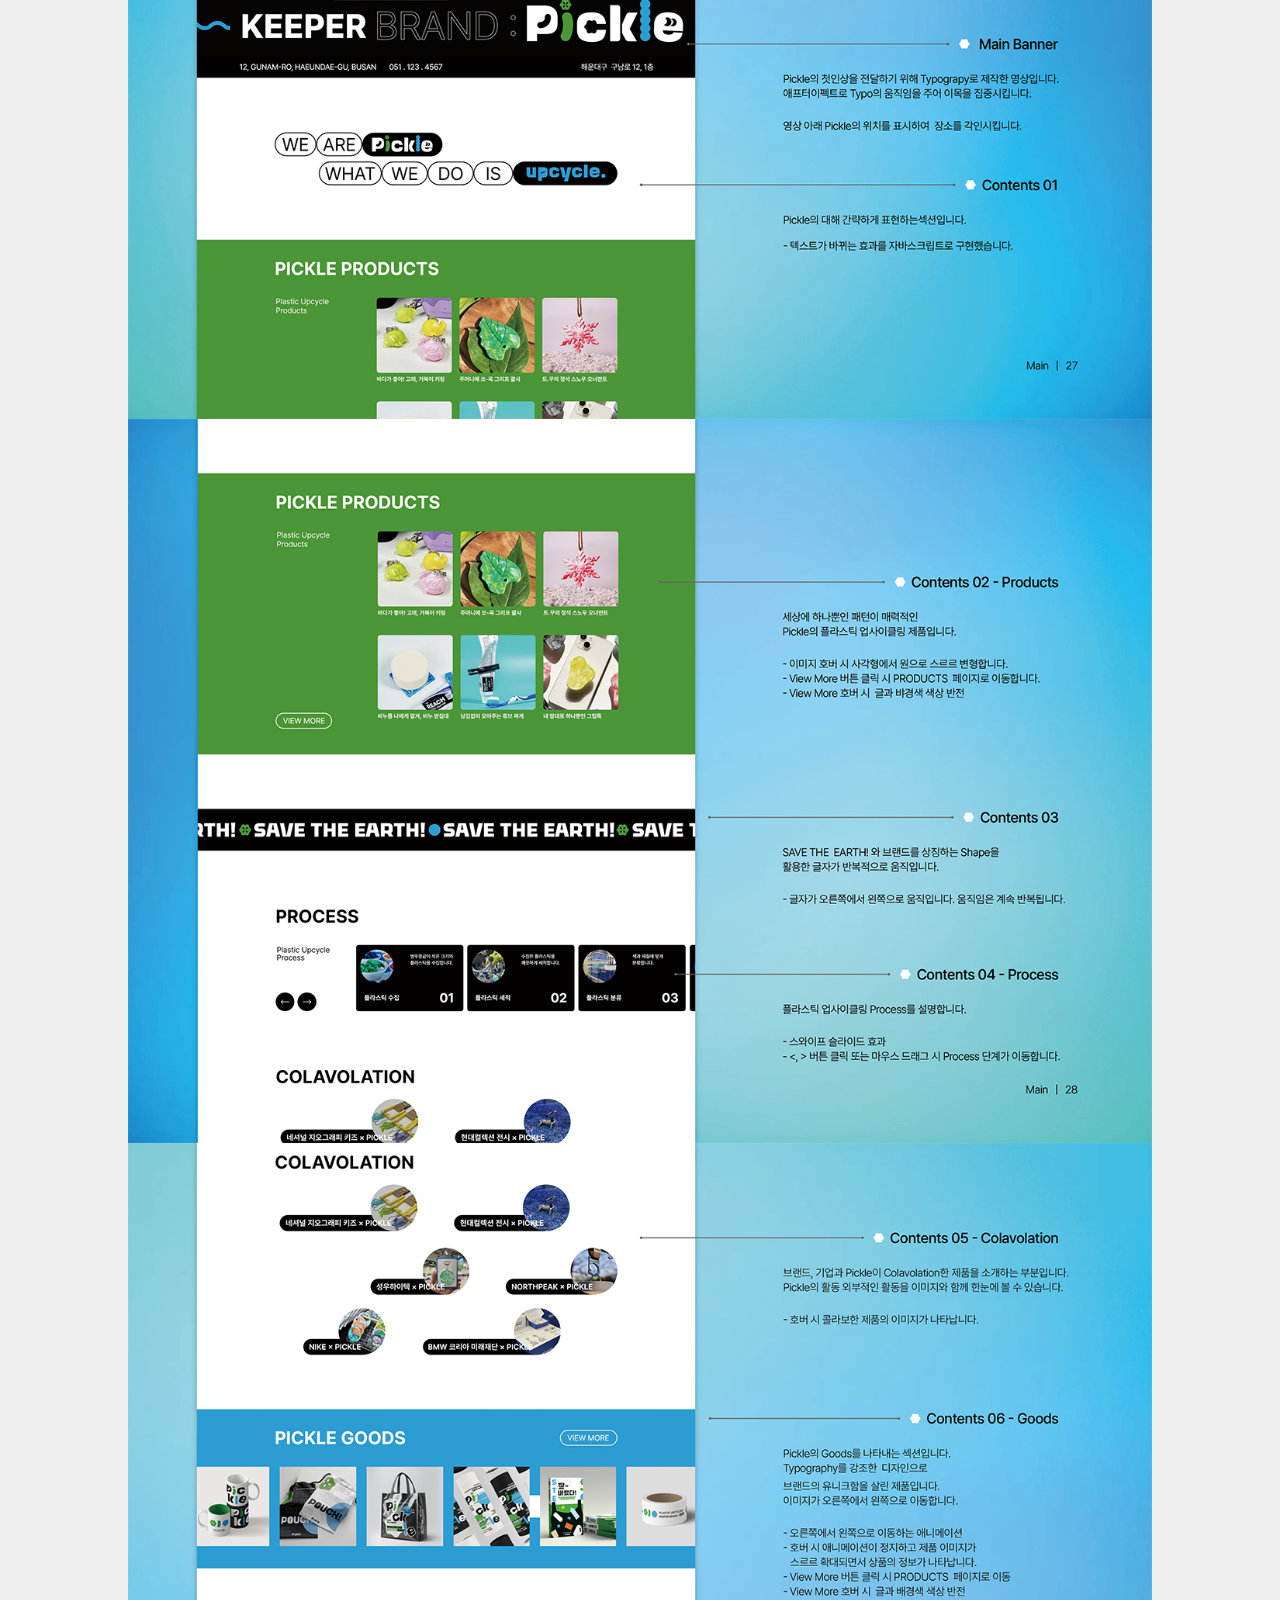
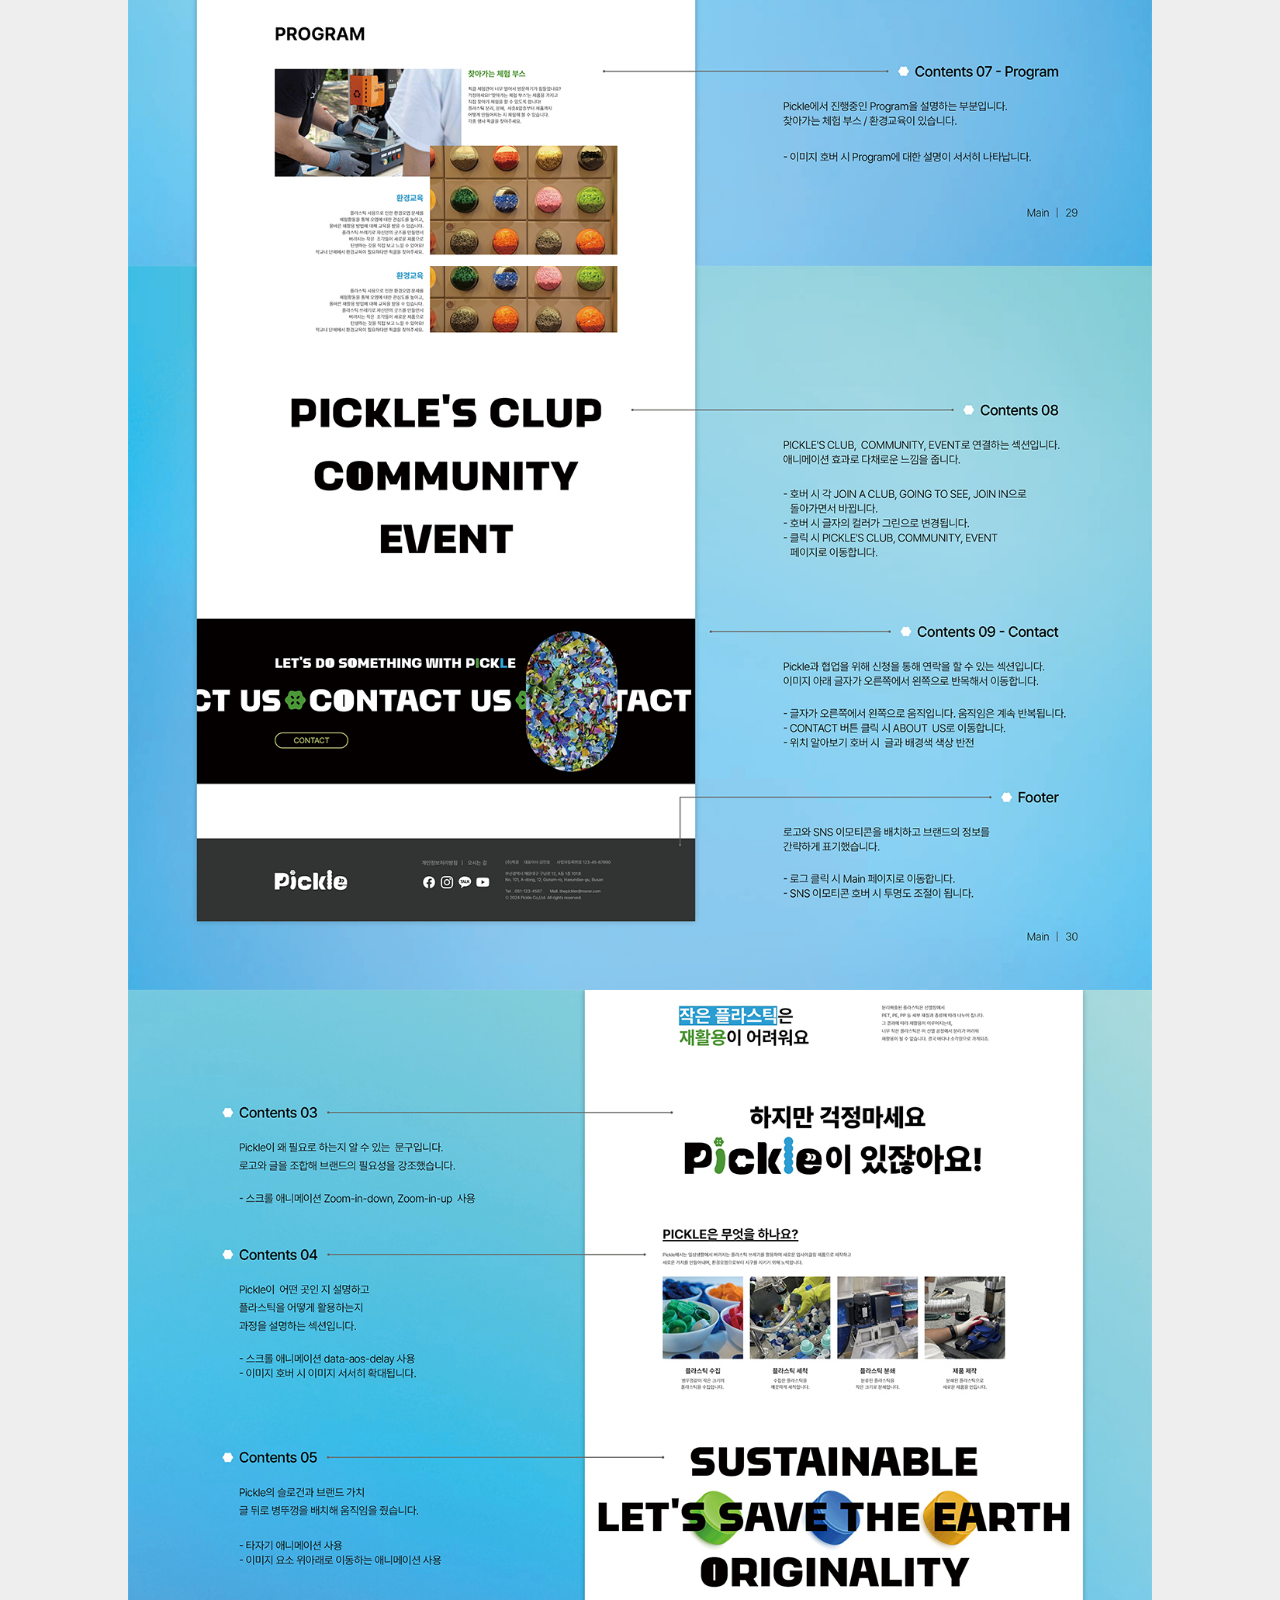
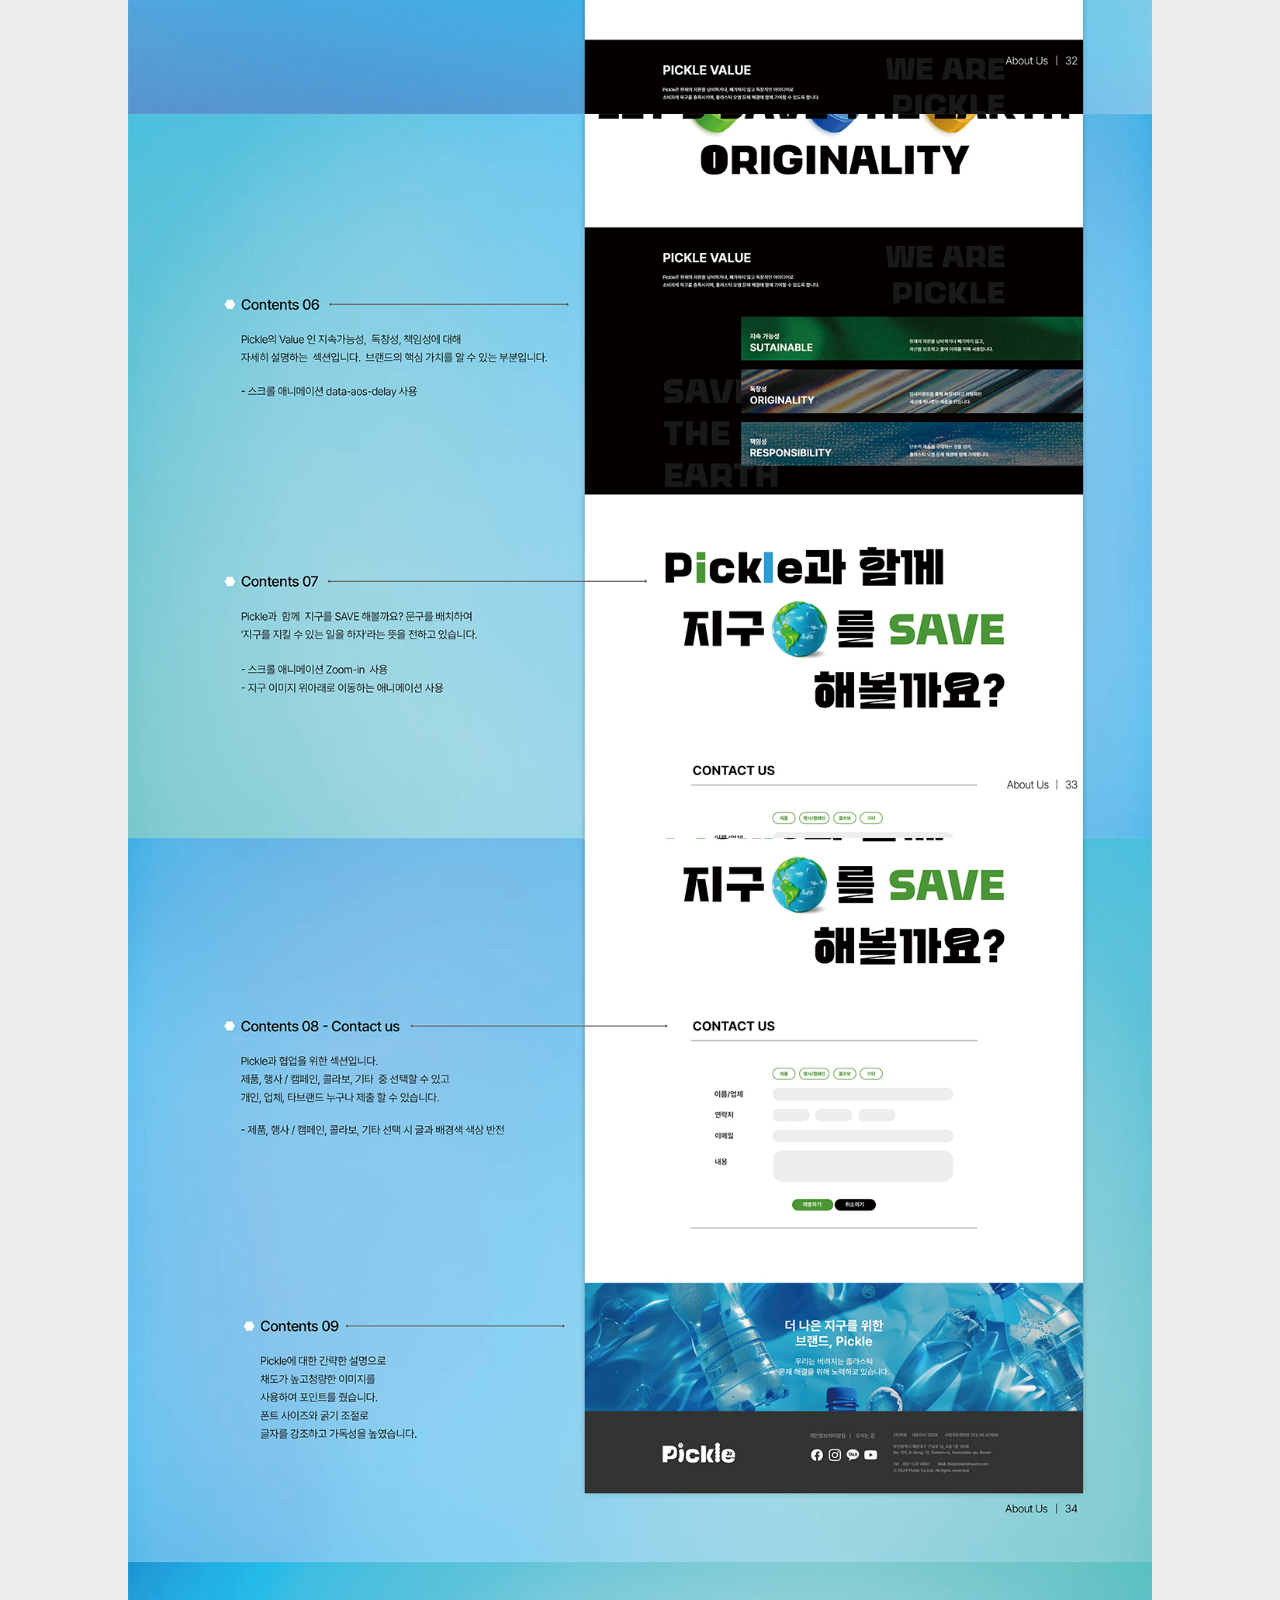
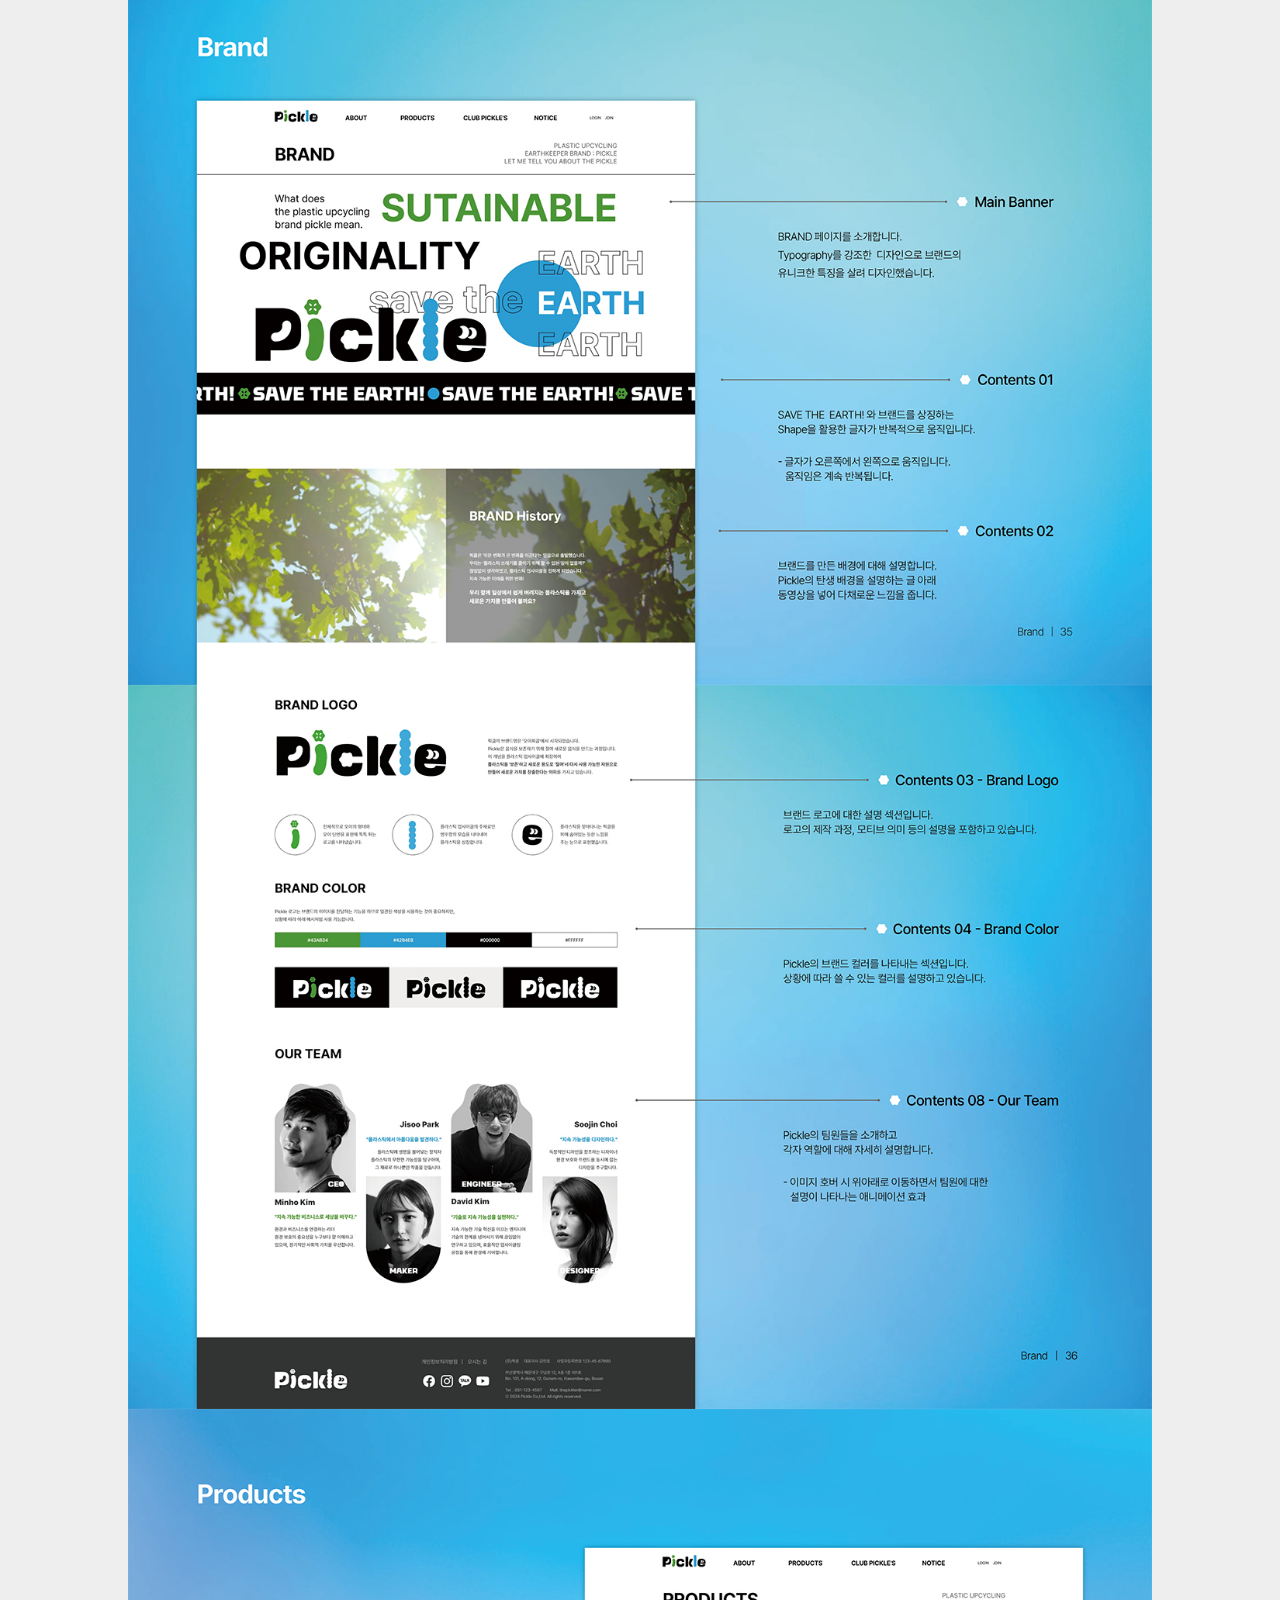
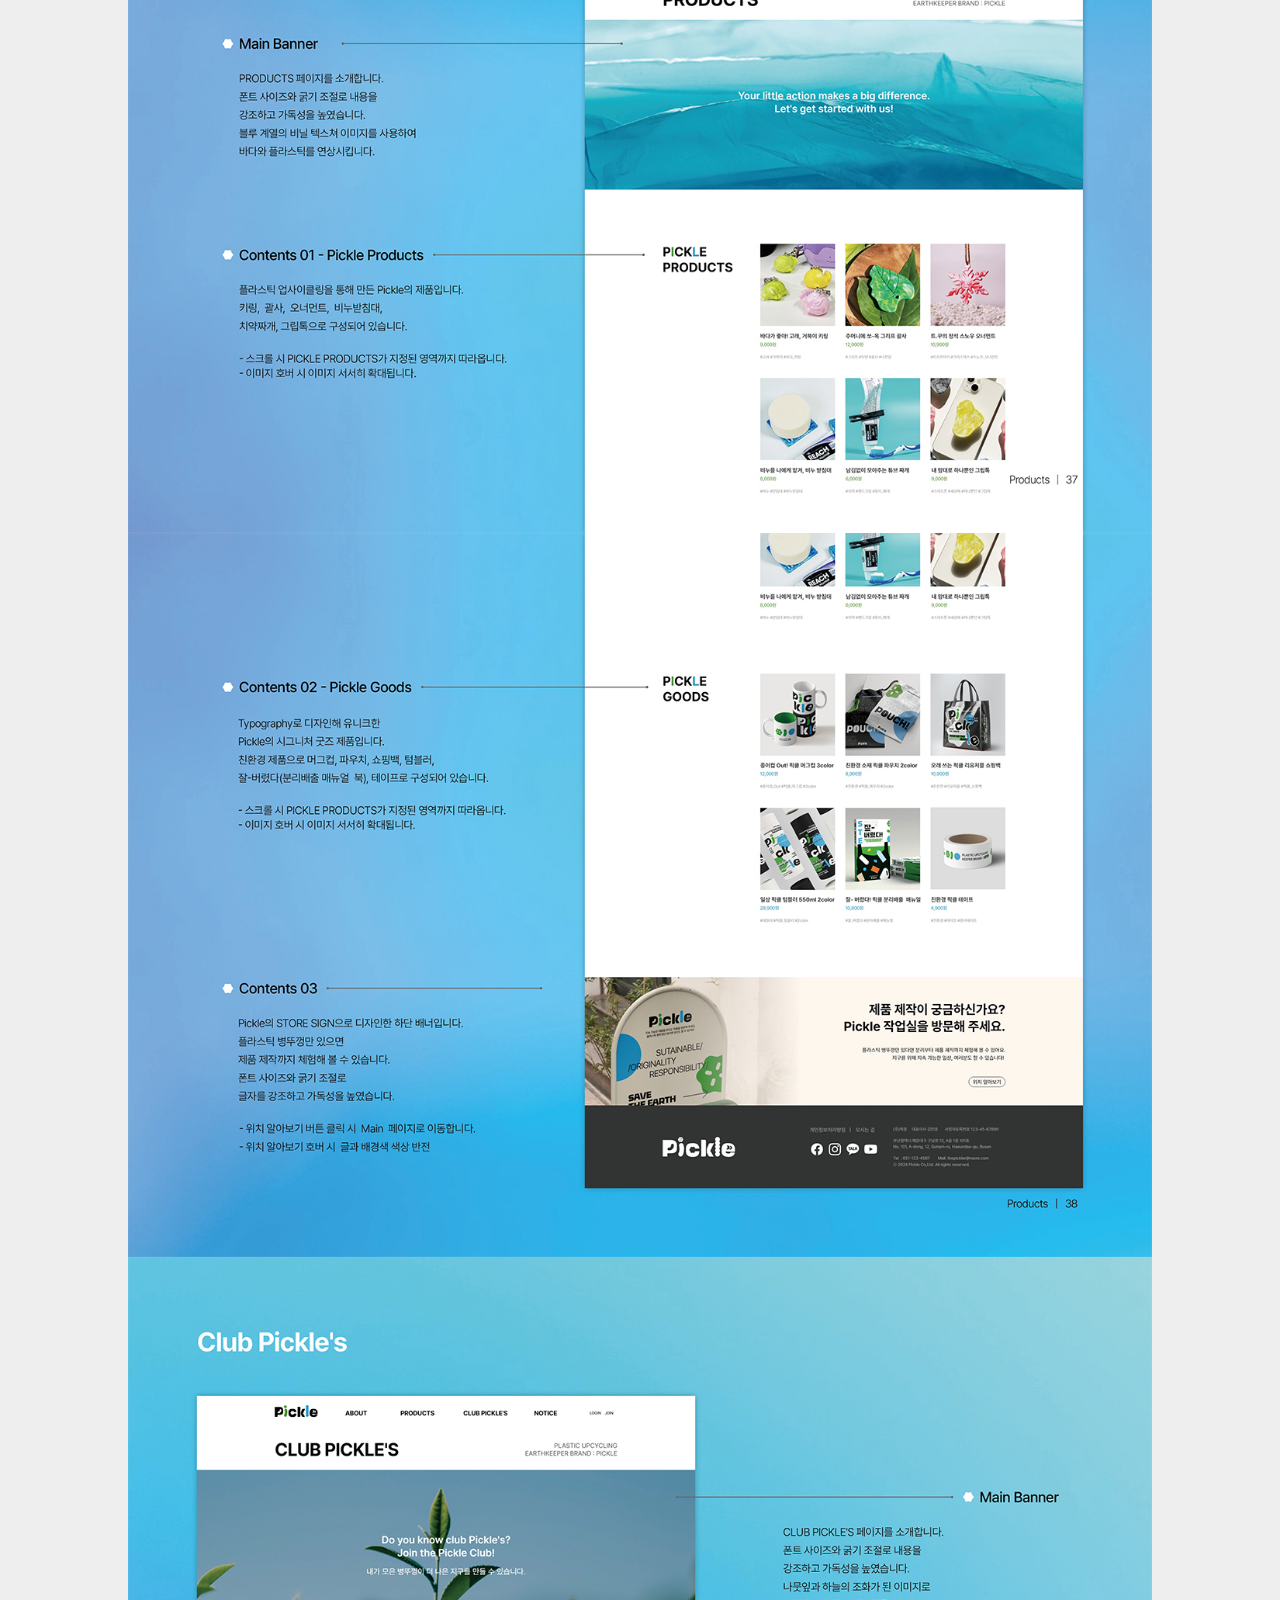
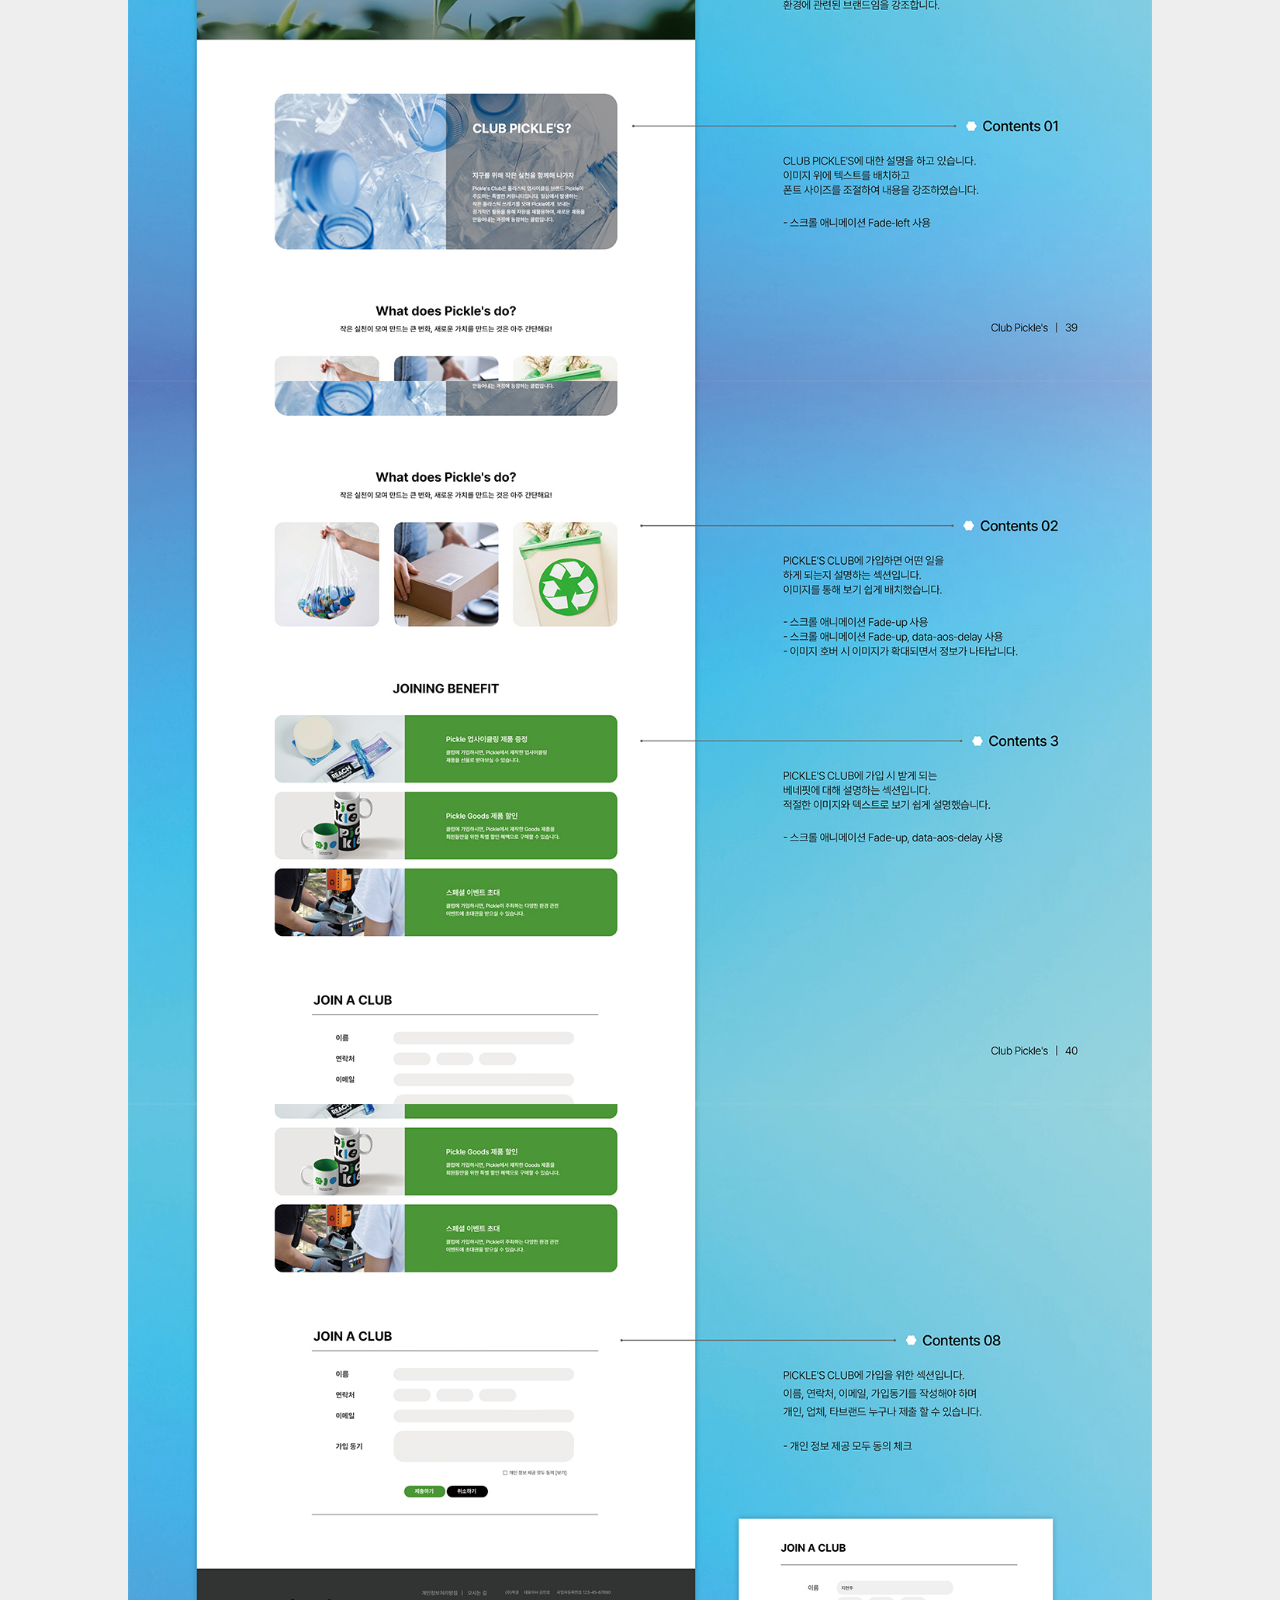
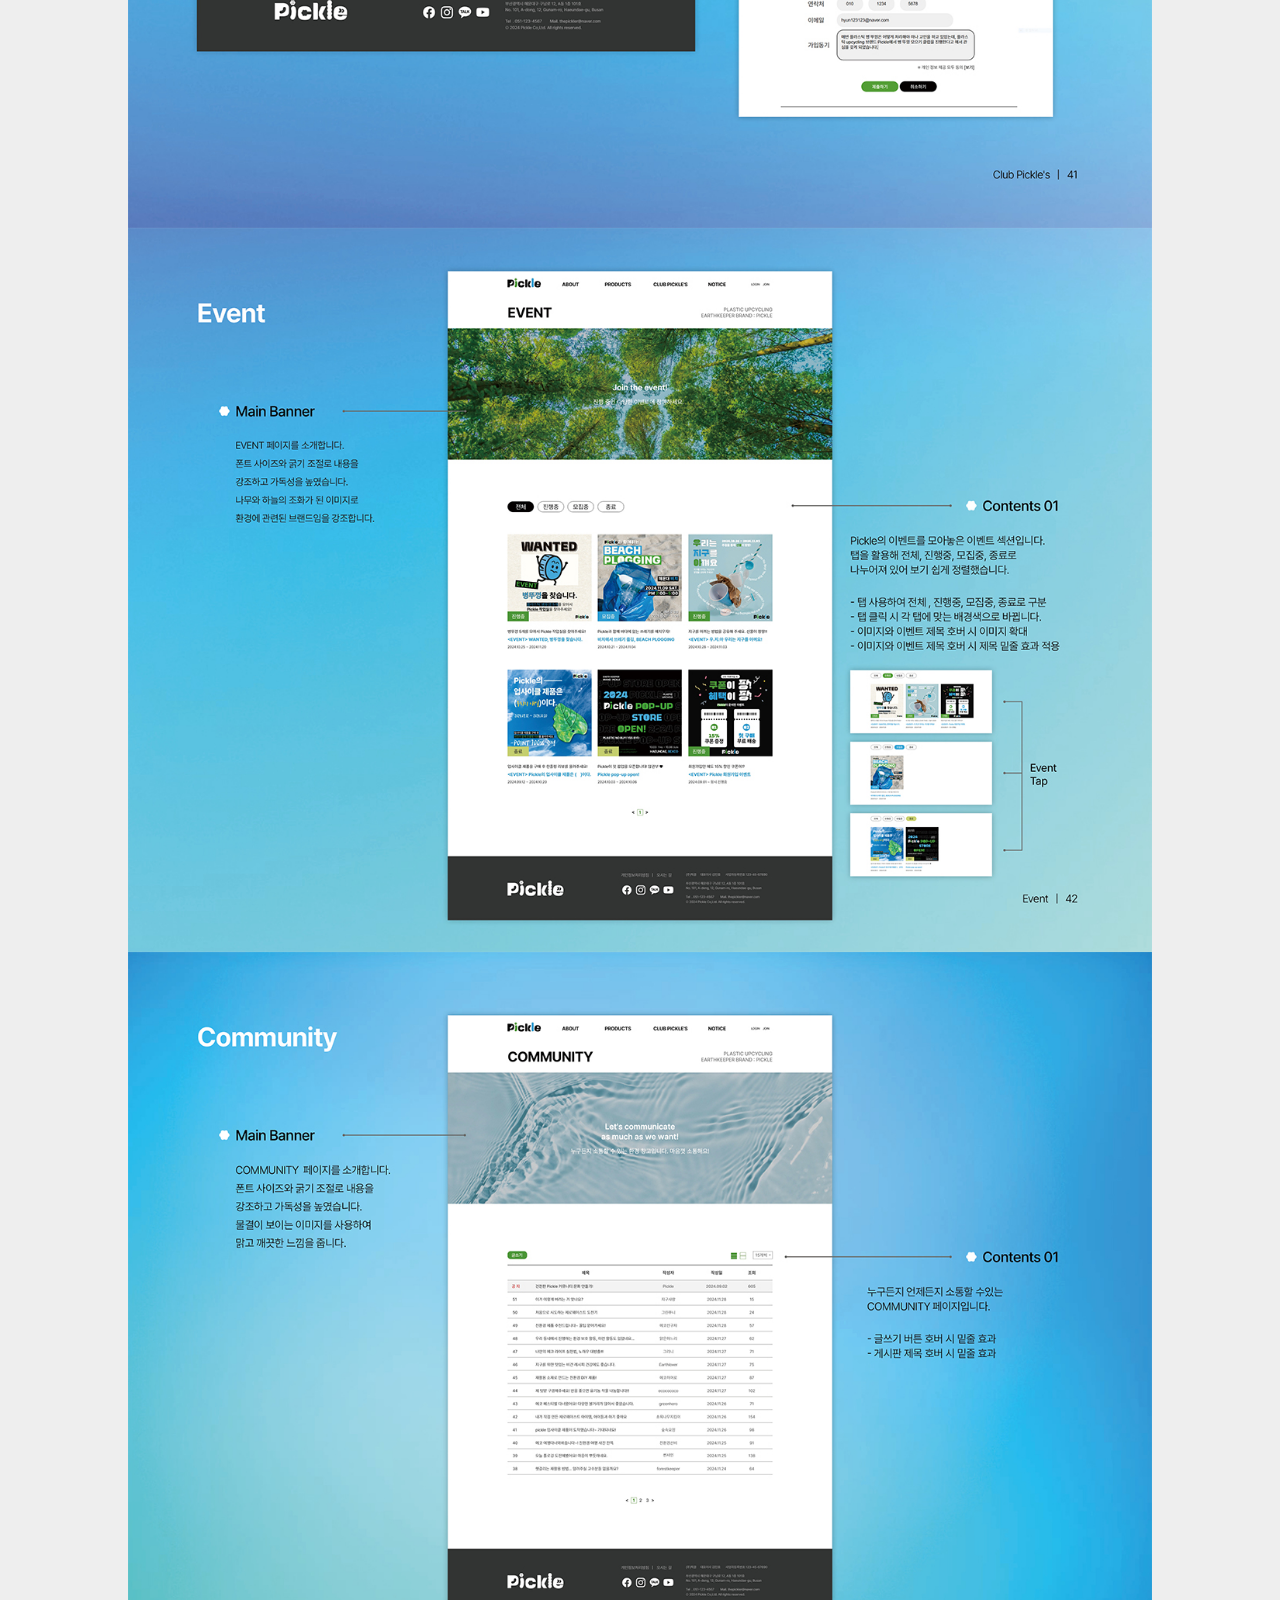
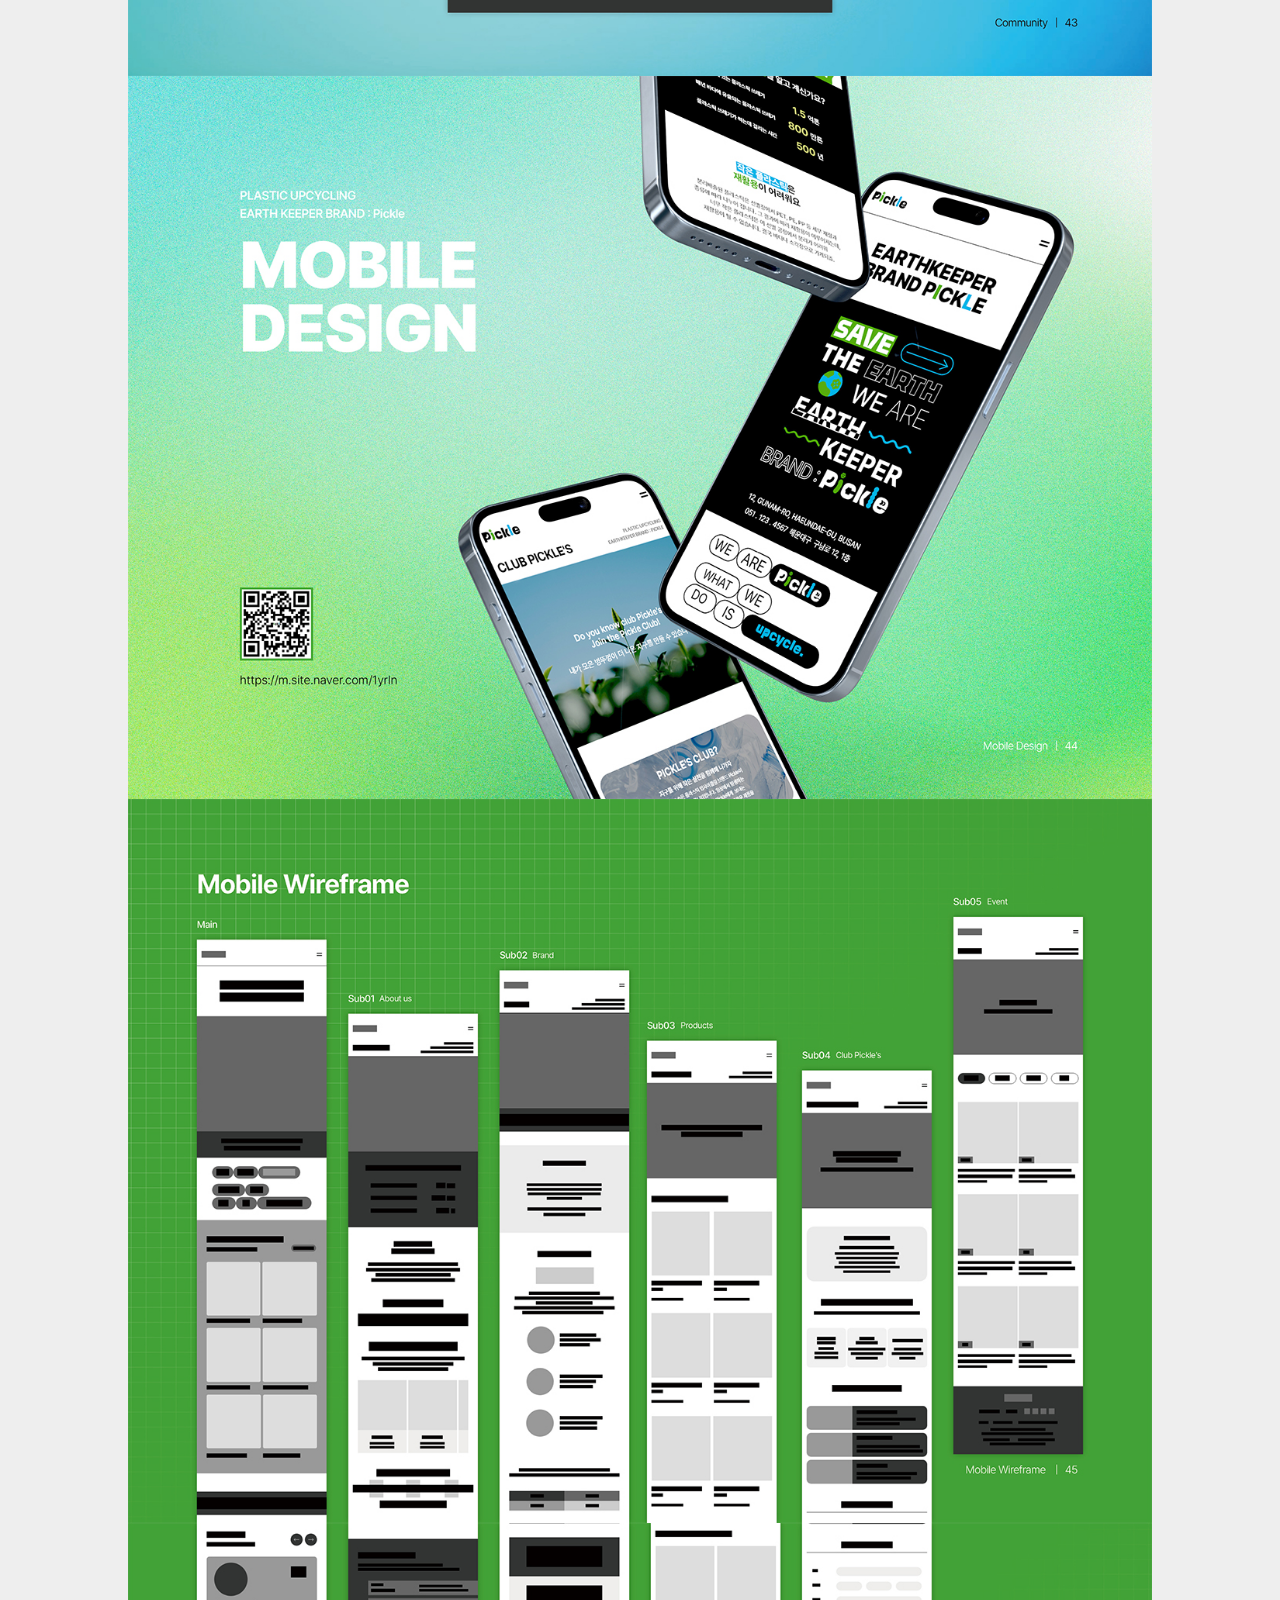
<file: guide/web.html>
<!DOCTYPE html>
<html lang="ko">
<head>
    <meta charset="UTF-8">
    <meta http-equiv="X-UA-Compatible" content="IE=edge">
    <meta name="viewport" content="width=device-width, initial-scale=1">
    <title>Pickle WebGuide</title>
    <link href="https://webfontworld.github.io/pretendard/Pretendard.css" rel="stylesheet">
    <link rel="stylesheet" href="./guide.css">
</head>
<body>
    <div class="brand1">
        <img src="./guide_img/20.jpg" alt="웹가이드 앞표지">
        <img src="./guide_img/21.jpg" alt="웹디자인 컨셉, 폰트, 컬러">
        <img src="./guide_img/22.jpg" alt="웹 사이트맵">
        <img src="./guide_img/23.jpg" alt="와이어프레임">
        <img src="./guide_img/24.jpg" alt="시안">
        <img src="./guide_img/25.jpg" alt="웹페이지설명">
        <img src="./guide_img/26.jpg" alt="웹페이지설명">
        <img src="./guide_img/27.jpg" alt="웹페이지설명">
        <img src="./guide_img/28.jpg" alt="웹페이지설명">
        <img src="./guide_img/29.jpg" alt="웹페이지설명">
        <img src="./guide_img/30.jpg" alt="웹페이지설명">
        <img src="./guide_img/31.jpg" alt="웹페이지설명">
        <img src="./guide_img/32.jpg" alt="웹페이지설명">
        <img src="./guide_img/33.jpg" alt="웹페이지설명">
        <img src="./guide_img/34.jpg" alt="웹페이지설명">
        <img src="./guide_img/35.jpg" alt="웹페이지설명">
        <img src="./guide_img/36.jpg" alt="웹페이지설명">
        <img src="./guide_img/37.jpg" alt="웹페이지설명">
        <img src="./guide_img/38.jpg" alt="웹페이지설명">
        <img src="./guide_img/39.jpg" alt="배너">
        <img src="./guide_img/40.jpg" alt="웹가이드 뒷표지">
        <img src="./guide_img/41.jpg" alt="웹가이드 뒷표지">
        <img src="./guide_img/42.jpg" alt="웹가이드 뒷표지">
        <img src="./guide_img/43.jpg" alt="웹가이드 뒷표지">
        <img src="./guide_img/43.jpg" alt="웹가이드 뒷표지">
        <img src="./guide_img/45.jpg" alt="웹가이드 뒷표지">

        <!-- 버튼 -->
        <ul class="btn_1">
			<li><a href="#">Top</a></li>
			<li><a href="../index.html#projects">Home</a></li>
		</ul>
    </div>
</body>
</html>
</file>
<file: guide/guide.css>
*{margin:0; padding:0;}
a{text-decoration:none;}
body{
    font-family: 'Pretendard';
    font-size: 16px;
    line-height: 26px;
}

/* 배경색상 */
.brand1{
    background-color: #eeeeee;
}

/* 이미지 크기 */
img{
    width: 80%;
	max-width:1320px;
    display: block;
    margin: auto;
}

/* 버튼 */
.btn_1 {
	list-style: none;
	position: fixed;
	bottom: 50px;
	right: 50px;
	text-align: center;
	z-index: 99;
}

.btn_1 li {
	margin: 10px;
}

.btn_1 li a {
	display: inline-block;
	padding: 10px 20px;
	border-radius: 10px;
	box-shadow: 2px 2px 5px rgba(0, 0, 0, 0.3);
	background: #fff;
	color: #000;
	border: 2px solid #000;
	font-weight: bold;
}

.btn_1 li a:hover{
	background-color: #000;
	color: #fff;
}
</file>
